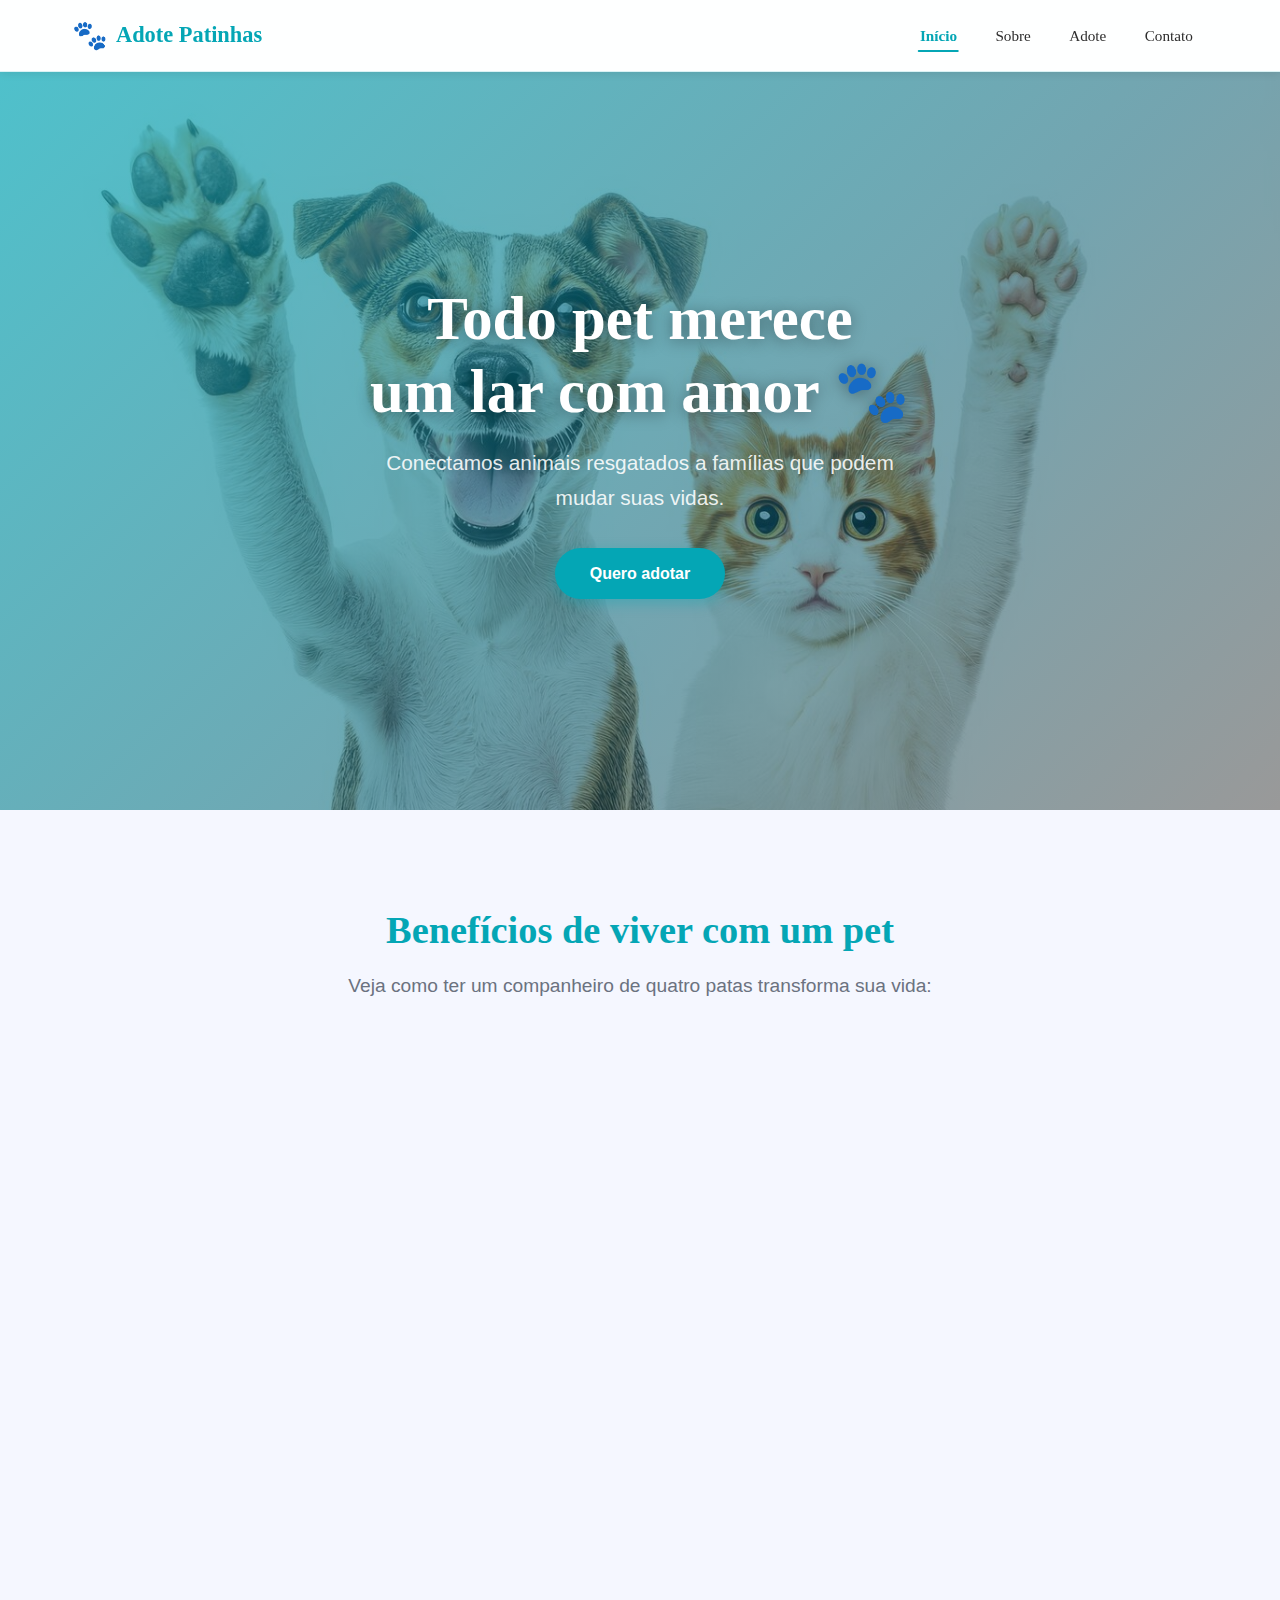
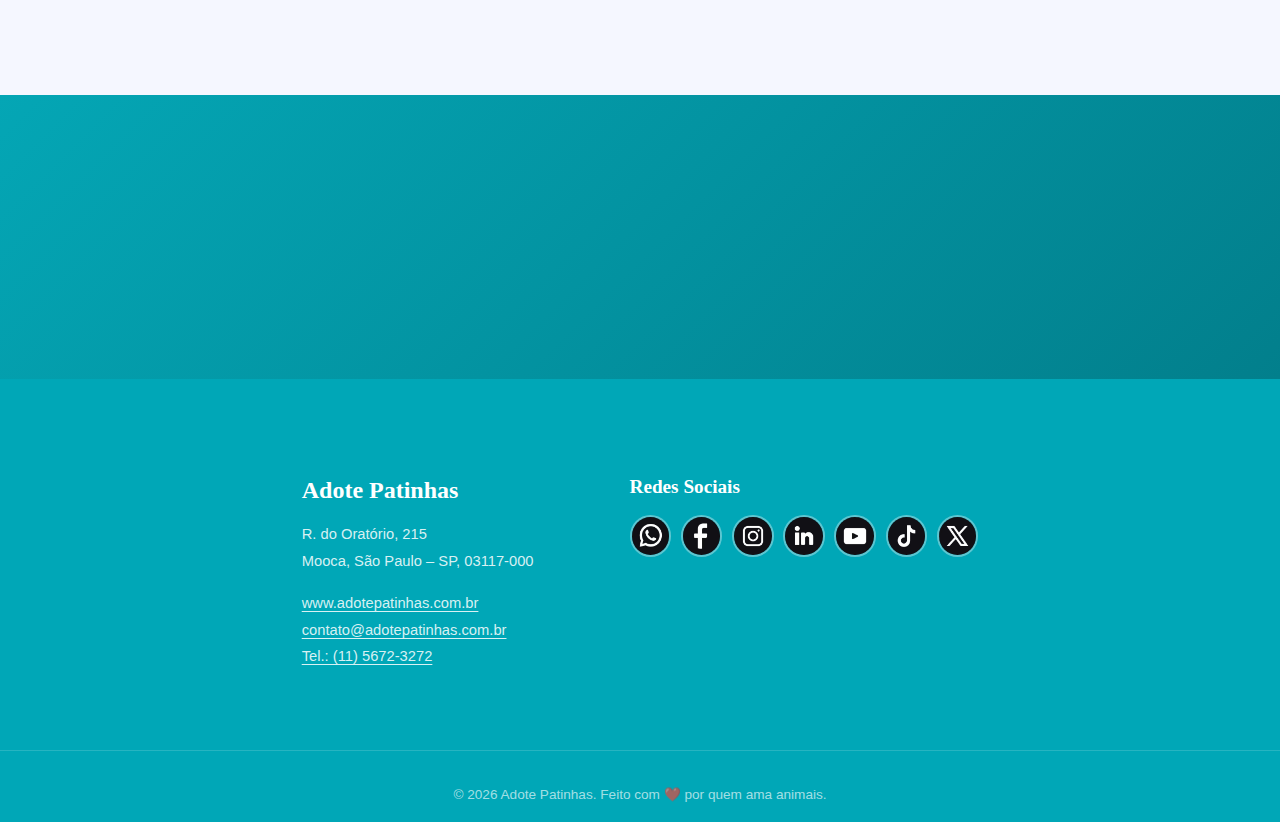
<file: index.html>
<!DOCTYPE html>
<html lang="pt-BR">

<head>
  <meta charset="UTF-8">
  <meta name="viewport" content="width=device-width, initial-scale=1.0">
  <meta name="description" content="Adote Patinhas – ajudando cães e gatos a encontrarem um lar cheio de amor em São Paulo.">
  <meta name="theme-color" content="#04a6b5">
  <link rel="stylesheet" href="css/style.css">
  <title>Adote Patinhas – Início</title>
</head>

<body>

  <!-- ===================== SKIP LINK (acessibilidade) ===================== -->
  <a class="skip-link" href="#main-content">Pular para o conteúdo principal</a>

  <!-- ===================== CABEÇALHO / NAVEGAÇÃO ===================== -->
  <header class="site-header" role="banner">
    <div class="header-inner">
      <a href="index.html" class="logo" aria-label="Adote Patinhas – página inicial">
        <span class="logo-paw" aria-hidden="true">🐾</span>
        <span class="logo-text">Adote Patinhas</span>
      </a>

      <!-- Botão hamburguer (mobile) -->
      <button class="nav-toggle" id="navToggle" aria-expanded="false" aria-controls="main-nav" aria-label="Abrir menu de navegação">
        <span class="hamburger" aria-hidden="true"></span>
      </button>

      <nav id="main-nav" class="main-nav" role="navigation" aria-label="Menu principal">
        <ul class="nav-list" role="list">
          <li><a href="index.html" class="nav-link active" aria-current="page">Início</a></li>
          <li><a href="sobre.html" class="nav-link">Sobre</a></li>
          <li><a href="adote.html" class="nav-link">Adote</a></li>
          <li><a href="contato.html" class="nav-link">Contato</a></li>
        </ul>
      </nav>
    </div>
  </header>

  <!-- ===================== HERO ===================== -->
  <section class="hero" aria-label="Imagem de destaque">
    <div class="hero-overlay" aria-hidden="true"></div>
    <img
      class="hero-img"
      src="img/cao_gato_topo_adote.jpg"
      alt="Cão e gato felizes lado a lado"
      loading="eager"
    >
    <div class="hero-content">
      <h1 class="hero-title">Todo pet merece<br>um lar com amor 🐾</h1>
      <p class="hero-subtitle">Conectamos animais resgatados a famílias que podem mudar suas vidas.</p>
      <a href="adote.html" class="btn btn-primary">Quero adotar</a>
    </div>
  </section>

  <!-- ===================== CONTEÚDO PRINCIPAL ===================== -->
  <main id="main-content">

    <!-- Benefícios de ter um pet -->
    <section class="benefits" aria-labelledby="benefits-heading">
      <div class="container">
        <h2 id="benefits-heading" class="section-title">Benefícios de viver com um pet</h2>
        <p class="section-subtitle">Veja como ter um companheiro de quatro patas transforma sua vida:</p>

        <div class="benefits-grid" role="list">

          <article class="benefit-card benefit-card--purple" role="listitem">
            <img src="img/pet_info01.jpg" alt="Ícone de coração representando saúde cardiovascular" loading="lazy">
            <p>Diminuição da pressão arterial</p>
          </article>

          <article class="benefit-card benefit-card--orange" role="listitem">
            <img src="img/pet_info02.jpg" alt="Ícone representando nível de colesterol" loading="lazy">
            <p>Diminui o nível de colesterol</p>
          </article>

          <article class="benefit-card benefit-card--teal" role="listitem">
            <img src="img/pet_info03.jpg" alt="Ícone de escudo representando prevenção de doenças" loading="lazy">
            <p>Reduz o risco de doenças</p>
          </article>

          <!-- <article class="benefit-card benefit-card--center" role="listitem" aria-label="Ilustração central">
            <img src="img/pet_info00.jpg" alt="Pet feliz ao lado do tutor" loading="lazy">
          </article> -->

          <article class="benefit-card benefit-card--green" role="listitem">
            <img src="img/pet_info04.jpg" alt="Ícone representando companhia e afeto" loading="lazy">
            <p>Diminui a sensação de solidão</p>
          </article>

          <article class="benefit-card benefit-card--yellow" role="listitem">
            <img src="img/pet_info05.jpg" alt="Ícone de caminhada ao ar livre" loading="lazy">
            <p>Oportunidades para caminhar</p>
          </article>

          <article class="benefit-card benefit-card--red" role="listitem">
            <img src="img/pet_info06.jpg" alt="Ícone de pessoas interagindo socialmente" loading="lazy">
            <p>Oportunidades de socialização</p>
          </article>

        </div>
      </div>
    </section>

    <!-- Dados numéricos / Contadores -->
    <section class="stats" aria-labelledby="stats-heading">
      <h2 id="stats-heading" class="visually-hidden">Nossos números</h2>
      <div class="container stats-grid">

        <div class="stat-item">
          <span class="stat-number" data-target="800" aria-live="polite">0</span>
          <p class="stat-label">Adoções</p>
        </div>

        <div class="stat-item">
          <span class="stat-number" data-target="600" aria-live="polite">0</span>
          <p class="stat-label">Resgates</p>
        </div>

        <div class="stat-item">
          <span class="stat-number" data-target="300" aria-live="polite">0</span>
          <p class="stat-label">Parceiros</p>
        </div>

        <div class="stat-item">
          <span class="stat-number" data-target="1100" aria-live="polite">0</span>
          <p class="stat-label">Serviços</p>
        </div>

      </div>
    </section>

  </main>

  <!-- ===================== RODAPÉ ===================== -->
  <footer class="site-footer" role="contentinfo">
    <div class="container footer-inner">

      <div class="footer-info">
        <h2 class="footer-brand">Adote Patinhas</h2>
        <address>
          <p>
            R. do Oratório, 215<br>
            Mooca, São Paulo – SP, 03117-000
          </p>
          <p>
            <a href="https://www.adotepatinhas.com.br" target="_blank" rel="noopener noreferrer">www.adotepatinhas.com.br</a><br>
            <a href="mailto:contato@adotepatinhas.com.br">contato@adotepatinhas.com.br</a><br>
            <a href="tel:+551156723272">Tel.: (11) 5672-3272</a>
          </p>
        </address>
      </div>

      <div class="footer-social">
        <h2 class="footer-social-title">Redes Sociais</h2>
        <nav aria-label="Redes sociais">
          <ul class="social-list" role="list">
            <li><a href="#" class="social-link" aria-label="WhatsApp"><img src="img/icone_whatsapp.jpg" alt="" aria-hidden="true" loading="lazy"></a></li>
            <li><a href="#" class="social-link" aria-label="Facebook"><img src="img/icone_face.jpg" alt="" aria-hidden="true" loading="lazy"></a></li>
            <li><a href="#" class="social-link" aria-label="Instagram"><img src="img/icone_instagram.jpg" alt="" aria-hidden="true" loading="lazy"></a></li>
            <li><a href="#" class="social-link" aria-label="LinkedIn"><img src="img/icone_linkedin.jpg" alt="" aria-hidden="true" loading="lazy"></a></li>
            <li><a href="#" class="social-link" aria-label="YouTube"><img src="img/icone_youtube.jpg" alt="" aria-hidden="true" loading="lazy"></a></li>
            <li><a href="#" class="social-link" aria-label="TikTok"><img src="img/icone_tiktok.jpg" alt="" aria-hidden="true" loading="lazy"></a></li>
            <li><a href="#" class="social-link" aria-label="X (Twitter)"><img src="img/icone_x.jpg" alt="" aria-hidden="true" loading="lazy"></a></li>
          </ul>
        </nav>
      </div>

    </div>
    <p class="footer-copy">© <span id="year"></span> Adote Patinhas. Feito com ❤️ por quem ama animais.</p>
  </footer>

  <!-- ===================== BOTÃO VOLTAR AO TOPO ===================== -->
  <button class="back-to-top" id="backToTop" aria-label="Voltar ao topo da página" hidden>
    <span aria-hidden="true">↑</span>
  </button>

  <script src="js/main.js"></script>
</body>

</html>
</file>
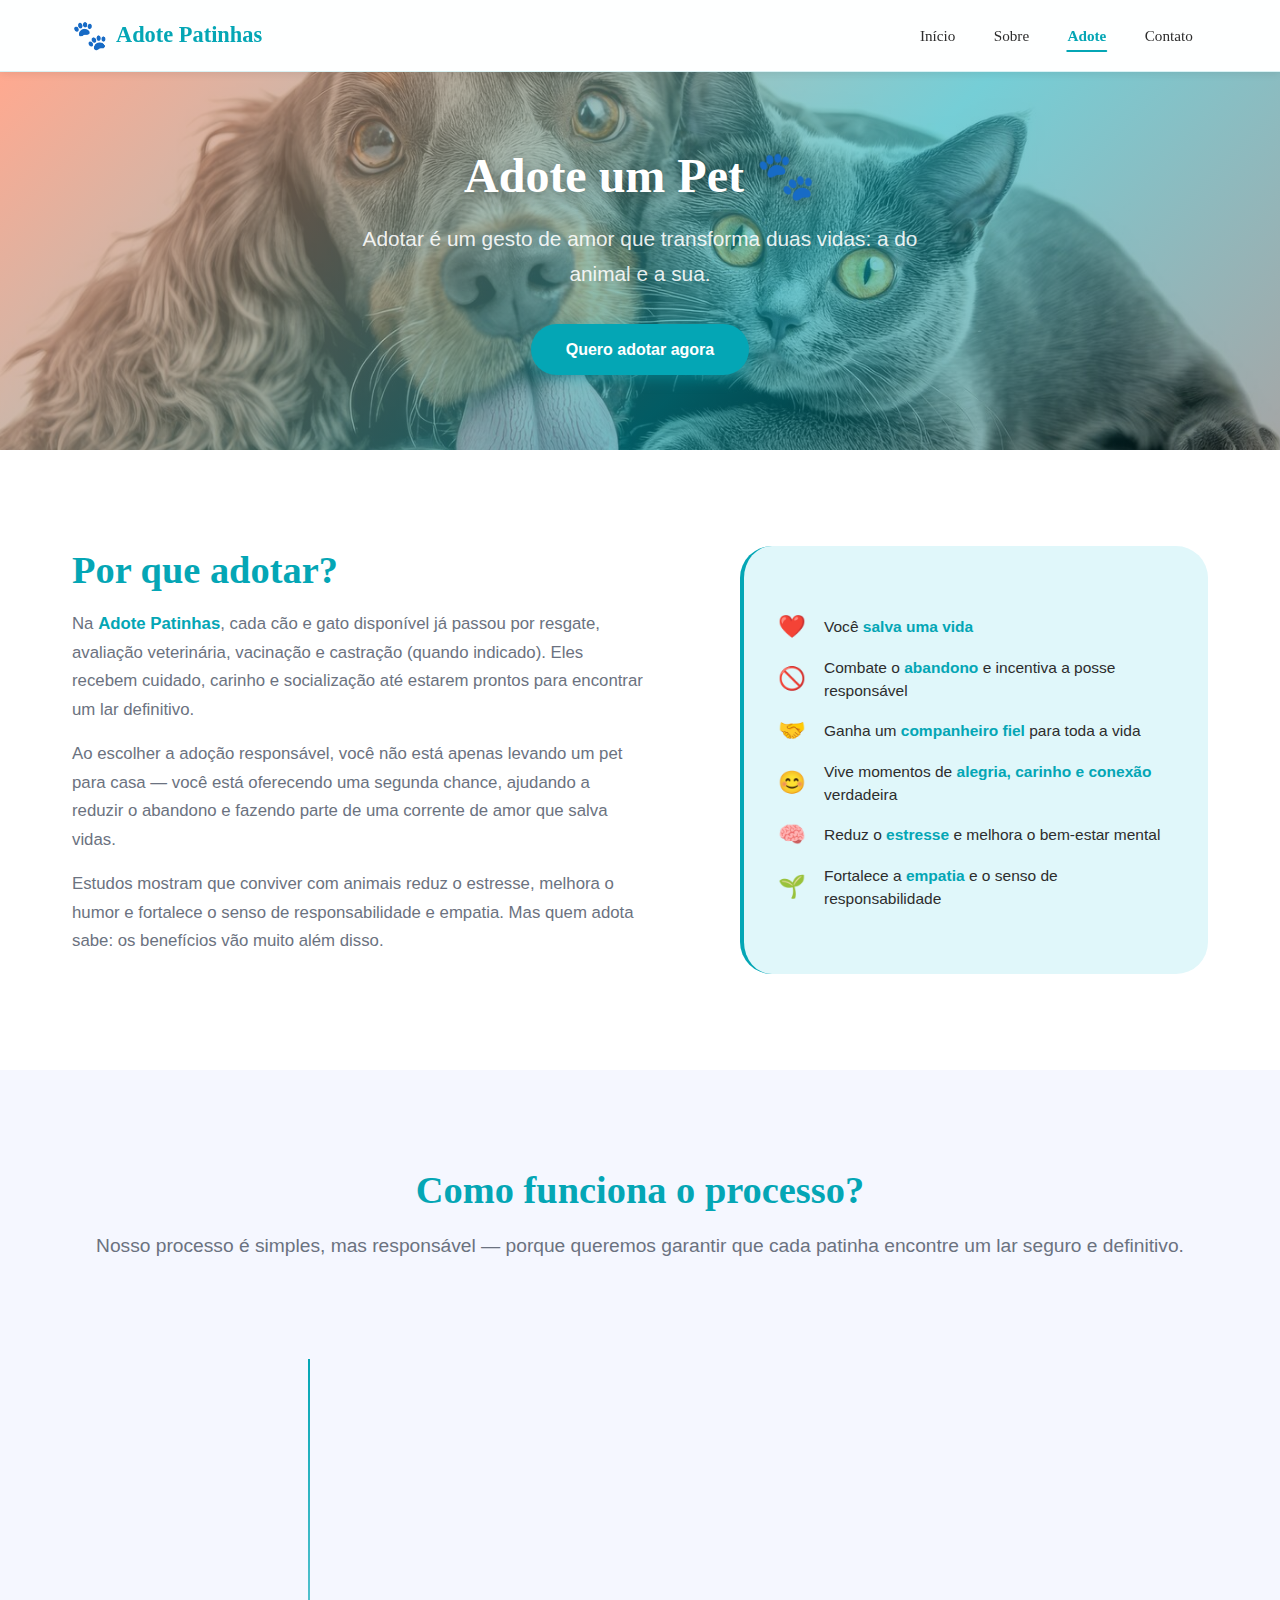
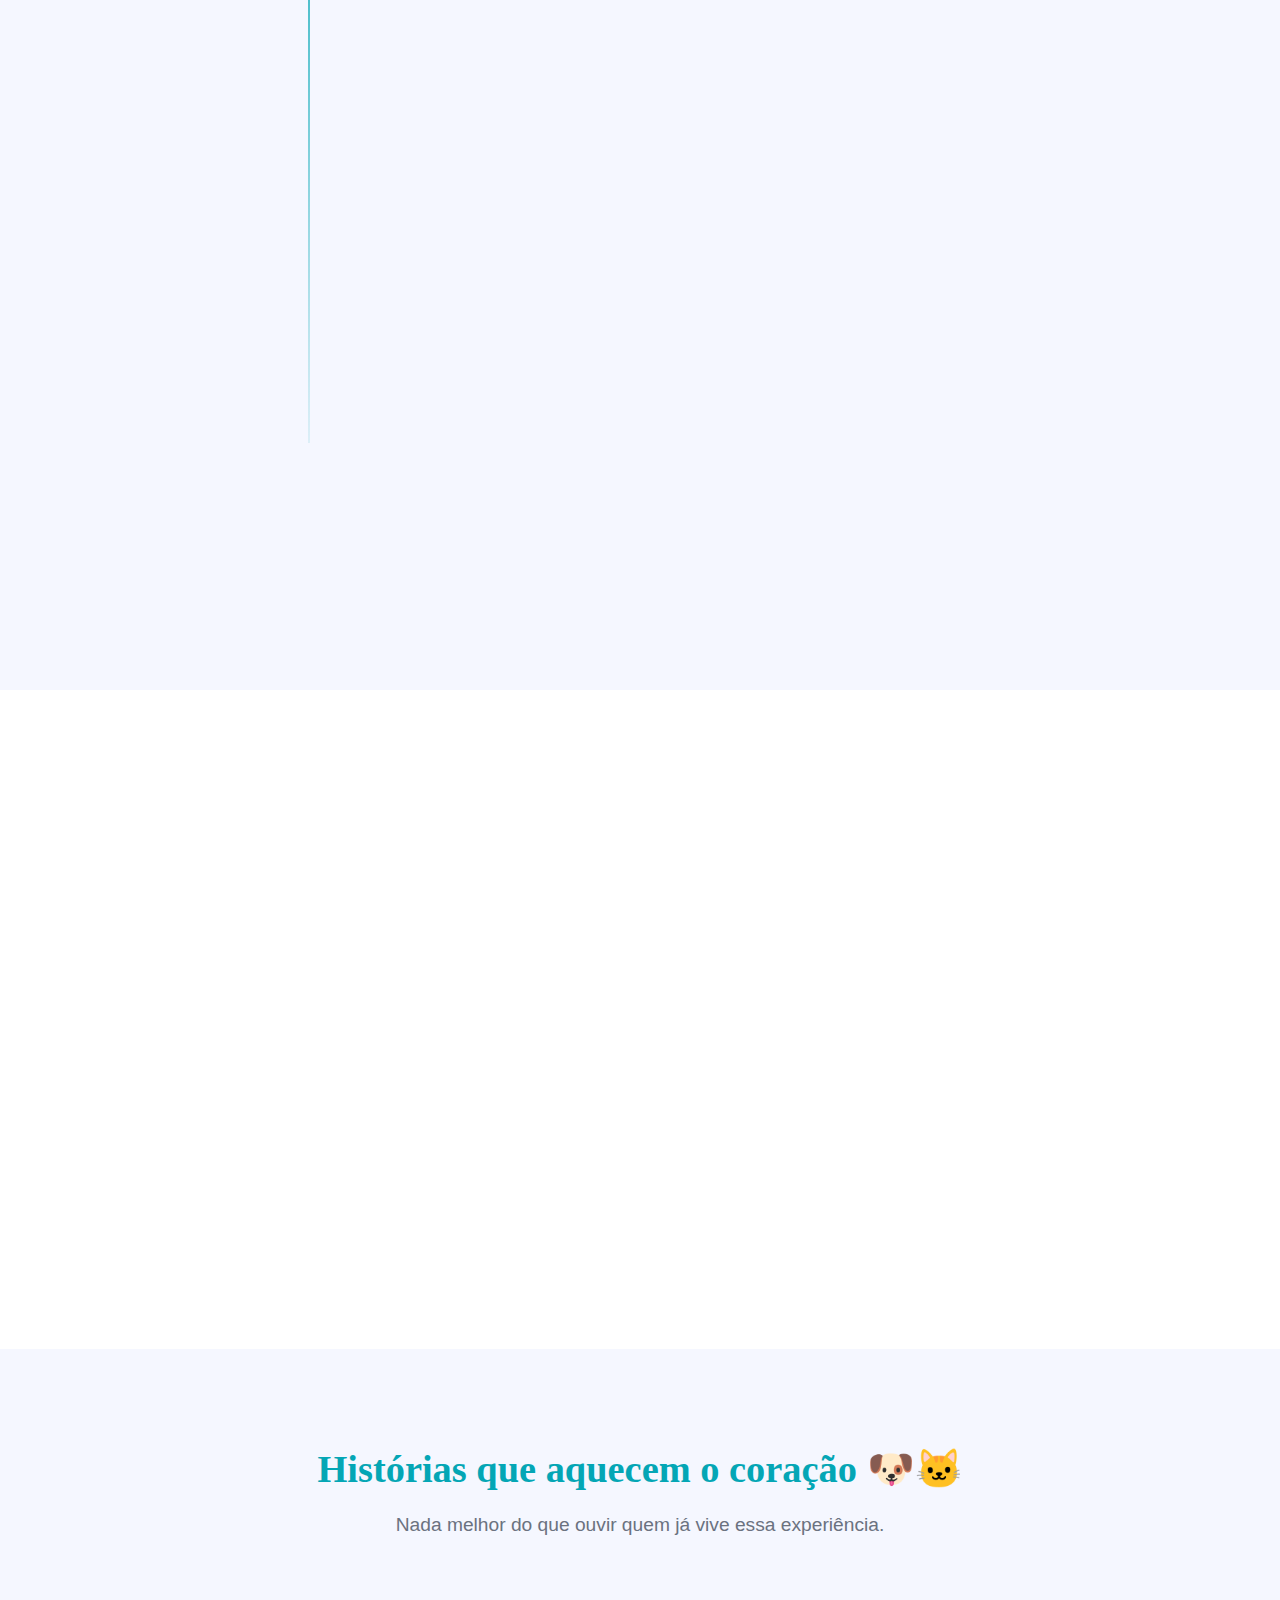
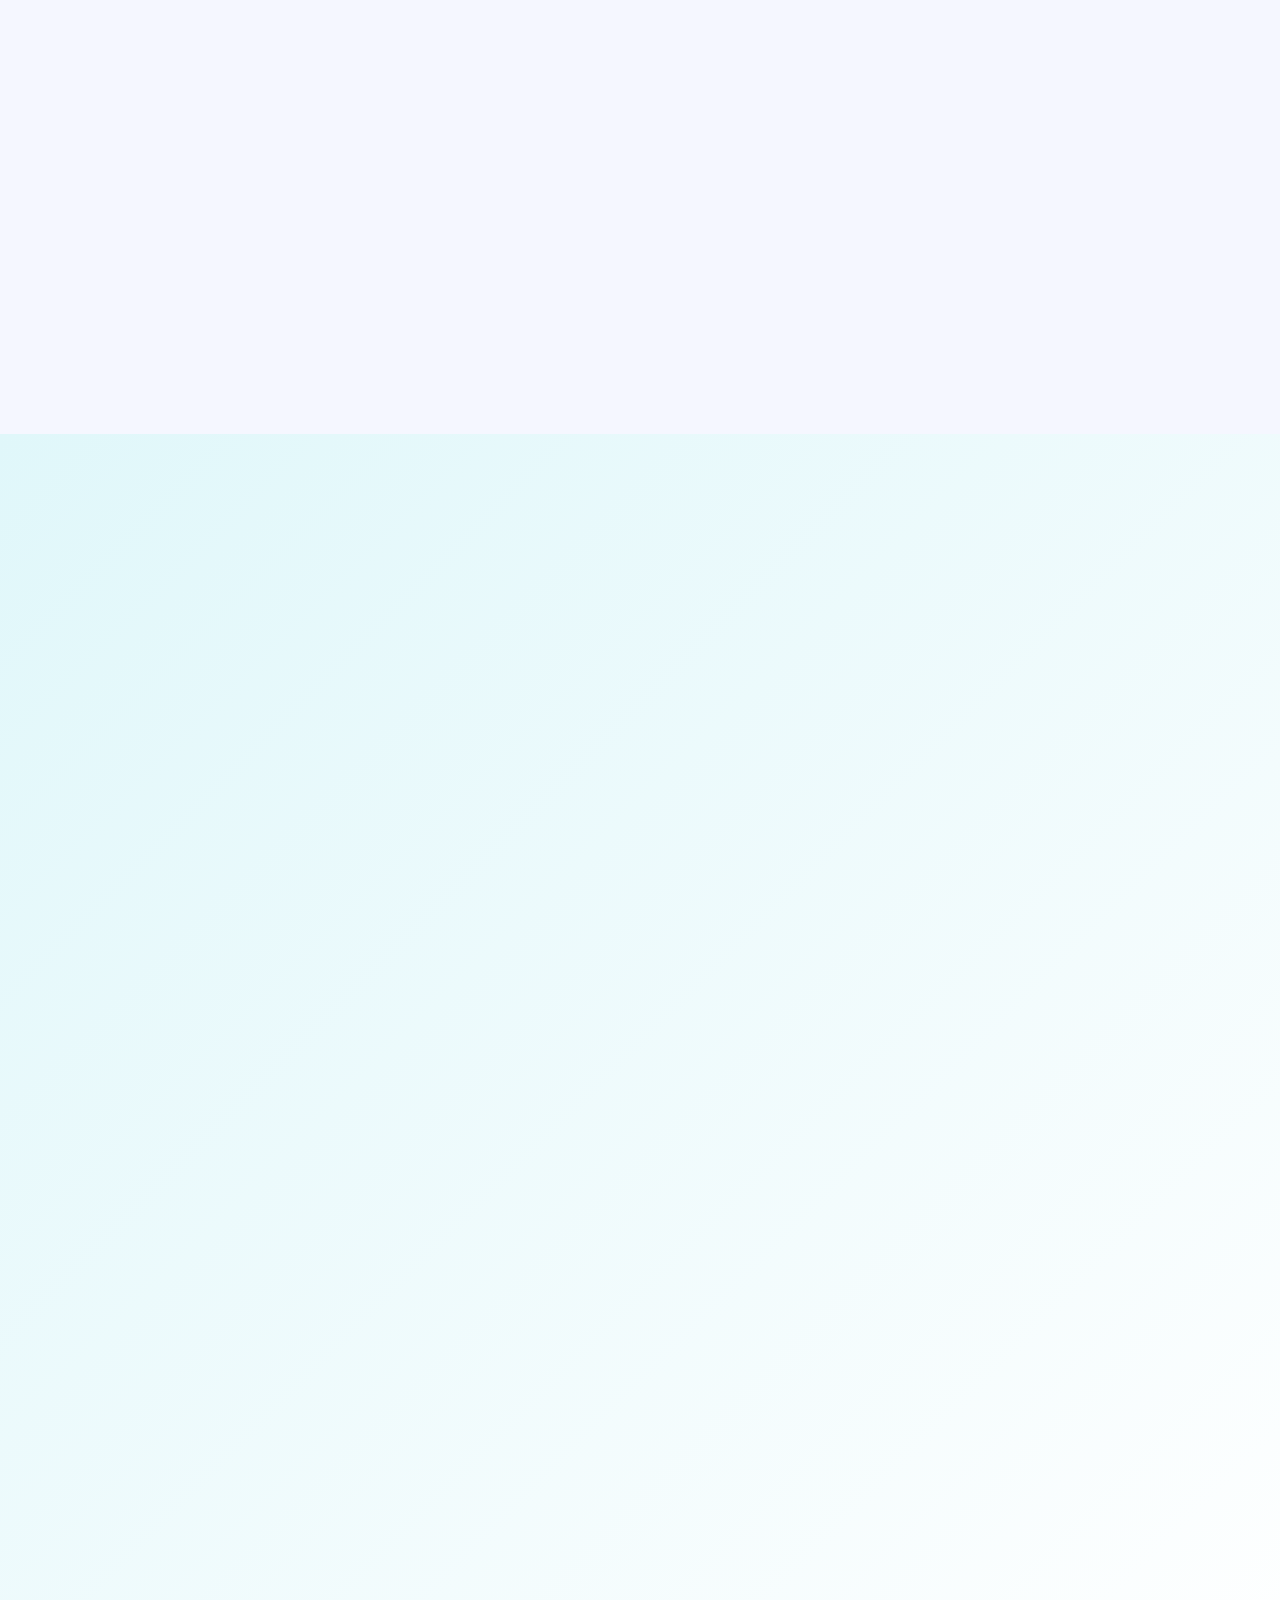
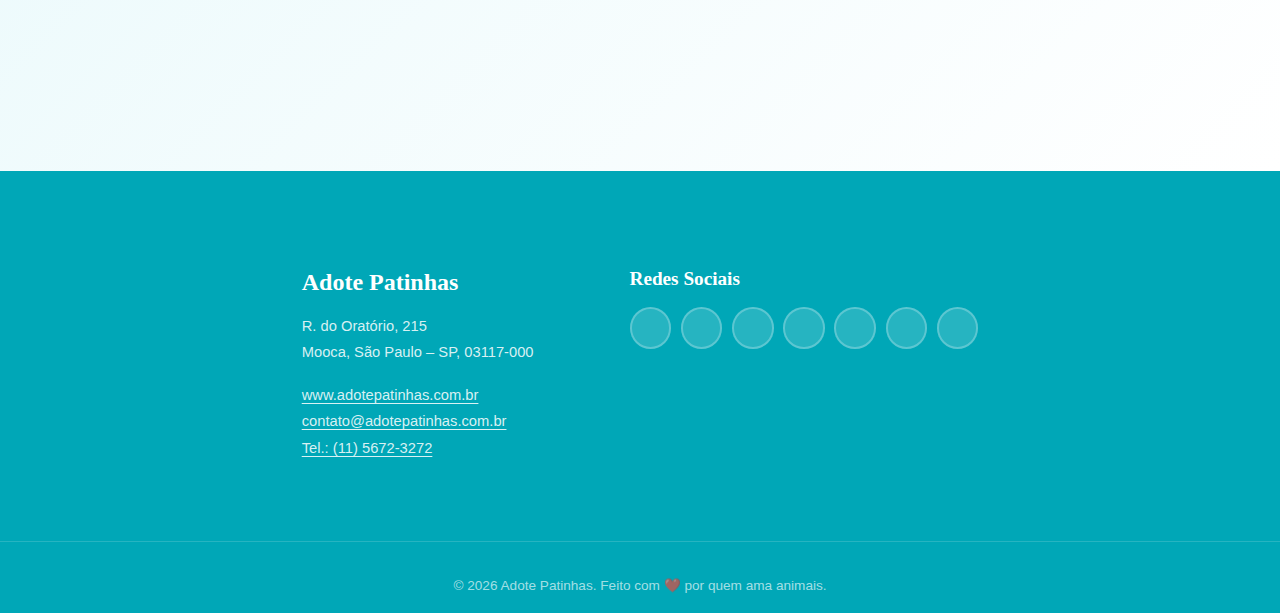
<file: adote.html>
<!DOCTYPE html>
<html lang="pt-BR">

<head>
  <meta charset="UTF-8">
  <meta name="viewport" content="width=device-width, initial-scale=1.0">
  <meta name="description" content="Adote um cão ou gato pela Adote Patinhas. Saiba como funciona o processo de adoção responsável em São Paulo.">
  <meta name="theme-color" content="#04a6b5">
  <link rel="stylesheet" href="css/style.css">
  <title>Adote Patinhas – Adote um Pet</title>
</head>

<body>

  <!-- ===================== SKIP LINK ===================== -->
  <a class="skip-link" href="#main-content">Pular para o conteúdo principal</a>

  <!-- ===================== HEADER / NAVEGAÇÃO ===================== -->
  <header class="site-header" role="banner">
    <div class="header-inner">
      <a href="index.html" class="logo" aria-label="Adote Patinhas – página inicial">
        <span class="logo-paw" aria-hidden="true">🐾</span>
        <span class="logo-text">Adote Patinhas</span>
      </a>

      <button class="nav-toggle" id="navToggle" aria-expanded="false" aria-controls="main-nav" aria-label="Abrir menu de navegação">
        <span class="hamburger" aria-hidden="true"></span>
      </button>

      <nav id="main-nav" class="main-nav" role="navigation" aria-label="Menu principal">
        <ul class="nav-list" role="list">
          <li><a href="index.html"   class="nav-link">Início</a></li>
          <li><a href="sobre.html"   class="nav-link">Sobre</a></li>
          <li><a href="adote.html"   class="nav-link active" aria-current="page">Adote</a></li>
          <li><a href="contato.html" class="nav-link">Contato</a></li>
        </ul>
      </nav>
    </div>
  </header>

  <!-- ===================== HERO ===================== -->
  <section class="hero hero--short" aria-label="Imagem de destaque da página Adote">
    <div class="hero-overlay hero-overlay--warm" aria-hidden="true"></div>
    <img
      class="hero-img"
      src="img/cao_gato_topo_home.jpg"
      alt="Cão e gato felizes aguardando adoção"
      loading="eager"
    >
    <div class="hero-content">
      <h1 class="hero-title">Adote um Pet 🐾</h1>
      <p class="hero-subtitle">Adotar é um gesto de amor que transforma duas vidas: a do animal e a sua.</p>
      <a href="#formulario-adocao" class="btn btn-primary">Quero adotar agora</a>
    </div>
  </section>

  <!-- ===================== CONTEÚDO PRINCIPAL ===================== -->
  <main id="main-content">

    <!-- ── Introdução ── -->
    <section class="adopt-intro" aria-labelledby="adopt-intro-heading">
      <div class="container adopt-intro__layout">

        <div class="adopt-intro__text reveal">
          <h2 id="adopt-intro-heading" class="section-title text-left">Por que adotar?</h2>
          <p>
            Na <strong>Adote Patinhas</strong>, cada cão e gato disponível já passou por resgate, avaliação
            veterinária, vacinação e castração (quando indicado). Eles recebem cuidado, carinho e
            socialização até estarem prontos para encontrar um lar definitivo.
          </p>
          <p>
            Ao escolher a adoção responsável, você não está apenas levando um pet para casa — você está
            oferecendo uma segunda chance, ajudando a reduzir o abandono e fazendo parte de uma corrente
            de amor que salva vidas.
          </p>
          <p>
            Estudos mostram que conviver com animais reduz o estresse, melhora o humor e fortalece o
            senso de responsabilidade e empatia. Mas quem adota sabe: os benefícios vão muito além disso.
          </p>
        </div>

        <ul class="adopt-reasons reveal" aria-label="Motivos para adotar" role="list">
          <li class="adopt-reason">
            <span class="adopt-reason__icon" aria-hidden="true">❤️</span>
            <span>Você <strong>salva uma vida</strong></span>
          </li>
          <li class="adopt-reason">
            <span class="adopt-reason__icon" aria-hidden="true">🚫</span>
            <span>Combate o <strong>abandono</strong> e incentiva a posse responsável</span>
          </li>
          <li class="adopt-reason">
            <span class="adopt-reason__icon" aria-hidden="true">🤝</span>
            <span>Ganha um <strong>companheiro fiel</strong> para toda a vida</span>
          </li>
          <li class="adopt-reason">
            <span class="adopt-reason__icon" aria-hidden="true">😊</span>
            <span>Vive momentos de <strong>alegria, carinho e conexão</strong> verdadeira</span>
          </li>
          <li class="adopt-reason">
            <span class="adopt-reason__icon" aria-hidden="true">🧠</span>
            <span>Reduz o <strong>estresse</strong> e melhora o bem-estar mental</span>
          </li>
          <li class="adopt-reason">
            <span class="adopt-reason__icon" aria-hidden="true">🌱</span>
            <span>Fortalece a <strong>empatia</strong> e o senso de responsabilidade</span>
          </li>
        </ul>

      </div>
    </section>

    <!-- ── Processo de adoção ── -->
    <section class="adopt-process" aria-labelledby="process-heading">
      <div class="container">
        <h2 id="process-heading" class="section-title">Como funciona o processo?</h2>
        <p class="section-subtitle">
          Nosso processo é simples, mas responsável — porque queremos garantir que cada patinha
          encontre um lar seguro e definitivo.
        </p>

        <ol class="process-steps" aria-label="Etapas do processo de adoção">

          <li class="process-step reveal">
            <div class="step-number" aria-hidden="true">1</div>
            <div class="step-content">
              <h3>Formulário de interesse</h3>
              <p>Preencha nosso formulário abaixo contando um pouco sobre você, sua casa e o perfil de pet que imagina.</p>
            </div>
          </li>

          <li class="process-step reveal">
            <div class="step-number" aria-hidden="true">2</div>
            <div class="step-content">
              <h3>Entrevista com nossa equipe</h3>
              <p>Nossa equipe entra em contato para uma conversa descontraída para entender melhor seu estilo de vida.</p>
            </div>
          </li>

          <li class="process-step reveal">
            <div class="step-number" aria-hidden="true">3</div>
            <div class="step-content">
              <h3>Visita domiciliar</h3>
              <p>Verificamos se o ambiente é seguro e adequado para o pet. Também tiramos dúvidas sobre adaptação.</p>
            </div>
          </li>

          <li class="process-step reveal">
            <div class="step-number" aria-hidden="true">4</div>
            <div class="step-content">
              <h3>Apresentação do pet</h3>
              <p>Você e o pet se conhecem! Organizamos o encontro para que a conexão aconteça naturalmente.</p>
            </div>
          </li>

          <li class="process-step reveal">
            <div class="step-number" aria-hidden="true">5</div>
            <div class="step-content">
              <h3>Termo de responsabilidade</h3>
              <p>Formalizamos o compromisso de cuidado, proteção e carinho por toda a vida do animal.</p>
            </div>
          </li>

        </ol>

        <p class="process-note reveal" aria-label="Nota sobre o processo">
          💛 Nosso objetivo não é dificultar — é proteger. Queremos que a adoção seja um compromisso
          para toda a vida do animal.
        </p>

      </div>
    </section>

    <!-- ── Reflexão antes de adotar ── -->
    <section class="adopt-checklist" aria-labelledby="checklist-heading">
      <div class="container">
        <div class="checklist-layout">

          <div class="checklist-text reveal">
            <h2 id="checklist-heading" class="section-title text-left">Quem pode adotar?</h2>
            <p>
              Pessoas <strong>maiores de 18 anos</strong>, dispostas a assumir o compromisso de cuidado,
              proteção e carinho por toda a vida do animal. Avaliamos cada perfil para encontrar a
              combinação ideal entre pet e tutor.
            </p>
          </div>

          <div class="checklist-card reveal" aria-labelledby="checklist-card-heading">
            <h3 id="checklist-card-heading" class="checklist-card__title">
              💡 Antes de adotar, reflita:
            </h3>
            <ul class="checklist-items" role="list">
              <li class="checklist-item">
                <span class="check-icon" aria-hidden="true">✅</span>
                Você tem <strong>tempo para dedicar</strong> ao pet?
              </li>
              <li class="checklist-item">
                <span class="check-icon" aria-hidden="true">✅</span>
                Está preparado para <strong>custos</strong> com alimentação, veterinário e cuidados?
              </li>
              <li class="checklist-item">
                <span class="check-icon" aria-hidden="true">✅</span>
                Sua <strong>casa é segura</strong> e adequada para o animal?
              </li>
              <li class="checklist-item">
                <span class="check-icon" aria-hidden="true">✅</span>
                <strong>Toda a família</strong> está de acordo?
              </li>
            </ul>
            <p class="checklist-card__footer">
              Se a resposta for sim, você está pronto para transformar uma vida — inclusive a sua.
            </p>
          </div>

        </div>
      </div>
    </section>

    <!-- ── Depoimentos ── -->
    <section class="testimonials" aria-labelledby="testimonials-heading">
      <div class="container">
        <h2 id="testimonials-heading" class="section-title">Histórias que aquecem o coração 🐶🐱</h2>
        <p class="section-subtitle">Nada melhor do que ouvir quem já vive essa experiência.</p>

        <div class="testimonials-grid" role="list">

          <article class="testimonial-card reveal" role="listitem" aria-label="Depoimento de Ana Clara">
            <div class="testimonial-header">
              <span class="testimonial-avatar" aria-hidden="true">👩</span>
              <div>
                <strong class="testimonial-name">Ana Clara</strong>
                <span class="testimonial-pet">Tutora da Luna 🐱</span>
              </div>
            </div>
            <blockquote class="testimonial-quote">
              <p>
                "Eu adotei a Luna há um ano e posso dizer que foi a melhor decisão da minha vida.
                Ela chegou tímida, mas hoje é a alegria da casa. A adoção me ensinou sobre
                paciência, amor e responsabilidade."
              </p>
            </blockquote>
            <div class="testimonial-stars" aria-label="5 estrelas">
              <span aria-hidden="true">★★★★★</span>
            </div>
          </article>

          <article class="testimonial-card reveal" role="listitem" aria-label="Depoimento de Ricardo">
            <div class="testimonial-header">
              <span class="testimonial-avatar" aria-hidden="true">👨</span>
              <div>
                <strong class="testimonial-name">Ricardo</strong>
                <span class="testimonial-pet">Tutor do Thor 🐶</span>
              </div>
            </div>
            <blockquote class="testimonial-quote">
              <p>
                "Sempre quis ter um cachorro, mas não imaginava o quanto isso mudaria minha rotina
                para melhor. O Thor me acompanha nas caminhadas e é meu melhor amigo. Adotar foi
                um ato de amor que voltou em dobro."
              </p>
            </blockquote>
            <div class="testimonial-stars" aria-label="5 estrelas">
              <span aria-hidden="true">★★★★★</span>
            </div>
          </article>

          <article class="testimonial-card reveal" role="listitem" aria-label="Depoimento de Juliana e Marcos">
            <div class="testimonial-header">
              <span class="testimonial-avatar" aria-hidden="true">👫</span>
              <div>
                <strong class="testimonial-name">Juliana e Marcos</strong>
                <span class="testimonial-pet">Tutores da Mel 🐶</span>
              </div>
            </div>
            <blockquote class="testimonial-quote">
              <p>
                "Depois que adotamos a Mel, nossa casa ficou mais leve. Ela trouxe união, risadas
                e muito carinho. Saber que demos uma segunda chance para ela não tem preço."
              </p>
            </blockquote>
            <div class="testimonial-stars" aria-label="5 estrelas">
              <span aria-hidden="true">★★★★★</span>
            </div>
          </article>

        </div>
      </div>
    </section>

    <!-- ── Formulário de interesse ── -->
    <section class="adopt-form-section" id="formulario-adocao" aria-labelledby="adopt-form-heading">
      <div class="container adopt-form-layout">

        <div class="adopt-form-intro reveal">
          <h2 id="adopt-form-heading" class="section-title text-left">
            🌟 Pronto para encontrar seu novo melhor amigo?
          </h2>
          <p>
            Cada patinha tem uma história esperando por um recomeço. Talvez a próxima história
            feliz seja a sua.
          </p>
          <div class="adopt-tagline">
            <span>Conectando vidas, transformando histórias.</span>
            <span aria-hidden="true">🐾💛</span>
          </div>
        </div>

        <div class="adopt-form-wrap reveal">
          <h3 class="adopt-form-wrap__title">Formulário de interesse</h3>

          <div id="adopt-form-status" class="form-status" role="alert" aria-live="assertive" hidden></div>

          <form
            id="adoptForm"
            class="contact-form"
            novalidate
            aria-label="Formulário de interesse em adoção"
          >

            <!-- Nome + Sobrenome -->
            <div class="form-row">
              <div class="form-field">
                <label for="adopt-nome" class="form-label">Nome <span class="required" aria-hidden="true">*</span></label>
                <input type="text" id="adopt-nome" name="nome" class="form-input"
                  placeholder="Seu nome" autocomplete="given-name"
                  required aria-required="true" aria-describedby="adopt-nome-error">
                <span id="adopt-nome-error" class="field-error" role="alert" aria-live="polite"></span>
              </div>
              <div class="form-field">
                <label for="adopt-sobrenome" class="form-label">Sobrenome <span class="required" aria-hidden="true">*</span></label>
                <input type="text" id="adopt-sobrenome" name="sobrenome" class="form-input"
                  placeholder="Seu sobrenome" autocomplete="family-name"
                  required aria-required="true" aria-describedby="adopt-sobrenome-error">
                <span id="adopt-sobrenome-error" class="field-error" role="alert" aria-live="polite"></span>
              </div>
            </div>

            <!-- E-mail + Telefone -->
            <div class="form-row">
              <div class="form-field">
                <label for="adopt-email" class="form-label">E-mail <span class="required" aria-hidden="true">*</span></label>
                <input type="email" id="adopt-email" name="email" class="form-input"
                  placeholder="seu@email.com" autocomplete="email"
                  required aria-required="true" aria-describedby="adopt-email-error">
                <span id="adopt-email-error" class="field-error" role="alert" aria-live="polite"></span>
              </div>
              <div class="form-field">
                <label for="adopt-telefone" class="form-label">WhatsApp <span class="required" aria-hidden="true">*</span></label>
                <input type="tel" id="adopt-telefone" name="telefone" class="form-input"
                  placeholder="(11) 99999-9999" autocomplete="tel"
                  required aria-required="true" aria-describedby="adopt-telefone-error">
                <span id="adopt-telefone-error" class="field-error" role="alert" aria-live="polite"></span>
              </div>
            </div>

            <!-- Cidade + Moradia -->
            <div class="form-row">
              <div class="form-field">
                <label for="adopt-cidade" class="form-label">Cidade / Estado <span class="required" aria-hidden="true">*</span></label>
                <input type="text" id="adopt-cidade" name="cidade" class="form-input"
                  placeholder="Ex.: São Paulo – SP"
                  required aria-required="true" aria-describedby="adopt-cidade-error">
                <span id="adopt-cidade-error" class="field-error" role="alert" aria-live="polite"></span>
              </div>
              <div class="form-field">
                <label for="adopt-moradia" class="form-label">Tipo de moradia <span class="required" aria-hidden="true">*</span></label>
                <select id="adopt-moradia" name="moradia" class="form-input form-select"
                  required aria-required="true" aria-describedby="adopt-moradia-error">
                  <option value="" disabled selected>Selecione…</option>
                  <option value="casa-quintal">Casa com quintal</option>
                  <option value="casa-sem-quintal">Casa sem quintal</option>
                  <option value="apto-pequeno">Apartamento pequeno</option>
                  <option value="apto-grande">Apartamento grande</option>
                </select>
                <span id="adopt-moradia-error" class="field-error" role="alert" aria-live="polite"></span>
              </div>
            </div>

            <!-- Tipo de pet + Porte -->
            <div class="form-row">
              <div class="form-field">
                <label for="adopt-especie" class="form-label">Tipo de pet <span class="required" aria-hidden="true">*</span></label>
                <select id="adopt-especie" name="especie" class="form-input form-select"
                  required aria-required="true" aria-describedby="adopt-especie-error">
                  <option value="" disabled selected>Selecione…</option>
                  <option value="cachorro">🐶 Cachorro</option>
                  <option value="gato">🐱 Gato</option>
                  <option value="indiferente">Sem preferência</option>
                </select>
                <span id="adopt-especie-error" class="field-error" role="alert" aria-live="polite"></span>
              </div>
              <div class="form-field">
                <label for="adopt-porte" class="form-label">Porte do animal</label>
                <select id="adopt-porte" name="porte" class="form-input form-select">
                  <option value="" disabled selected>Selecione…</option>
                  <option value="pequeno">Pequeno</option>
                  <option value="medio">Médio</option>
                  <option value="grande">Grande</option>
                  <option value="indiferente">Indiferente</option>
                </select>
              </div>
            </div>

            <!-- Tem outros pets? -->
            <div class="form-field">
              <label for="adopt-outros-pets" class="form-label">Já tem outros animais em casa?</label>
              <select id="adopt-outros-pets" name="outros_pets" class="form-input form-select">
                <option value="" disabled selected>Selecione…</option>
                <option value="nao">Não</option>
                <option value="sim-cachorro">Sim – cachorro(s)</option>
                <option value="sim-gato">Sim – gato(s)</option>
                <option value="sim-ambos">Sim – cachorros e gatos</option>
                <option value="sim-outro">Sim – outros animais</option>
              </select>
            </div>

            <!-- Mensagem / motivação -->
            <div class="form-field">
              <label for="adopt-mensagem" class="form-label">
                Por que você quer adotar? <span class="required" aria-hidden="true">*</span>
              </label>
              <textarea id="adopt-mensagem" name="mensagem" class="form-input form-textarea"
                rows="4" placeholder="Conte um pouco sobre você e o que te motivou a adotar…"
                required aria-required="true"
                aria-describedby="adopt-mensagem-error adopt-mensagem-hint"
                maxlength="800"></textarea>
              <div class="textarea-footer">
                <span id="adopt-mensagem-error" class="field-error" role="alert" aria-live="polite"></span>
                <span id="adopt-mensagem-hint" class="field-hint char-count adopt-char">0 / 800</span>
              </div>
            </div>

            <!-- LGPD -->
            <div class="form-field form-field--checkbox">
              <input type="checkbox" id="adopt-lgpd" name="lgpd" class="form-checkbox"
                required aria-required="true" aria-describedby="adopt-lgpd-error">
              <label for="adopt-lgpd" class="form-label form-label--inline">
                Li e concordo com a
                <a href="#" class="inline-link" target="_blank" rel="noopener noreferrer">Política de Privacidade</a>
                e autorizo o uso dos meus dados para contato.
                <span class="required" aria-hidden="true">*</span>
              </label>
              <span id="adopt-lgpd-error" class="field-error" role="alert" aria-live="polite"></span>
            </div>

            <button type="submit" id="adopt-submit" class="btn btn-primary btn--full">
              <span class="btn-label">🐾 Enviar interesse em adotar</span>
              <span class="btn-loading" aria-hidden="true" hidden>Enviando…</span>
            </button>

            <p class="form-required-note"><span aria-hidden="true">*</span> Campos obrigatórios</p>

          </form>
        </div>

      </div>
    </section>

  </main>

  <!-- ===================== RODAPÉ ===================== -->
  <footer class="site-footer" role="contentinfo">
    <div class="container footer-inner">

      <div class="footer-info">
        <h2 class="footer-brand">Adote Patinhas</h2>
        <address>
          <p>
            R. do Oratório, 215<br>
            Mooca, São Paulo – SP, 03117-000
          </p>
          <p>
            <a href="https://www.adotepatinhas.com.br" target="_blank" rel="noopener noreferrer">www.adotepatinhas.com.br</a><br>
            <a href="mailto:contato@adotepatinhas.com.br">contato@adotepatinhas.com.br</a><br>
            <a href="tel:+551156723272">Tel.: (11) 5672-3272</a>
          </p>
        </address>
      </div>

      <div class="footer-social">
        <h2 class="footer-social-title">Redes Sociais</h2>
        <nav aria-label="Redes sociais">
          <ul class="social-list" role="list">
            <li><a href="#" class="social-link" aria-label="WhatsApp"><img src="img/icone_whatsapp.jpg"   alt="" aria-hidden="true" loading="lazy"></a></li>
            <li><a href="#" class="social-link" aria-label="Facebook"><img src="img/icone_face.jpg"       alt="" aria-hidden="true" loading="lazy"></a></li>
            <li><a href="#" class="social-link" aria-label="Instagram"><img src="img/icone_instagram.jpg" alt="" aria-hidden="true" loading="lazy"></a></li>
            <li><a href="#" class="social-link" aria-label="LinkedIn"><img src="img/icone_linkedin.jpg"   alt="" aria-hidden="true" loading="lazy"></a></li>
            <li><a href="#" class="social-link" aria-label="YouTube"><img src="img/icone_youtube.jpg"    alt="" aria-hidden="true" loading="lazy"></a></li>
            <li><a href="#" class="social-link" aria-label="TikTok"><img src="img/icone_tiktok.jpg"      alt="" aria-hidden="true" loading="lazy"></a></li>
            <li><a href="#" class="social-link" aria-label="X (Twitter)"><img src="img/icone_x.jpg"      alt="" aria-hidden="true" loading="lazy"></a></li>
          </ul>
        </nav>
      </div>

    </div>
    <p class="footer-copy">© <span id="year"></span> Adote Patinhas. Feito com ❤️ por quem ama animais.</p>
  </footer>

  <!-- ===================== BOTÃO VOLTAR AO TOPO ===================== -->
  <button class="back-to-top" id="backToTop" aria-label="Voltar ao topo da página" hidden>
    <span aria-hidden="true">↑</span>
  </button>

  <script src="js/main.js"></script>
</body>

</html>
</file>
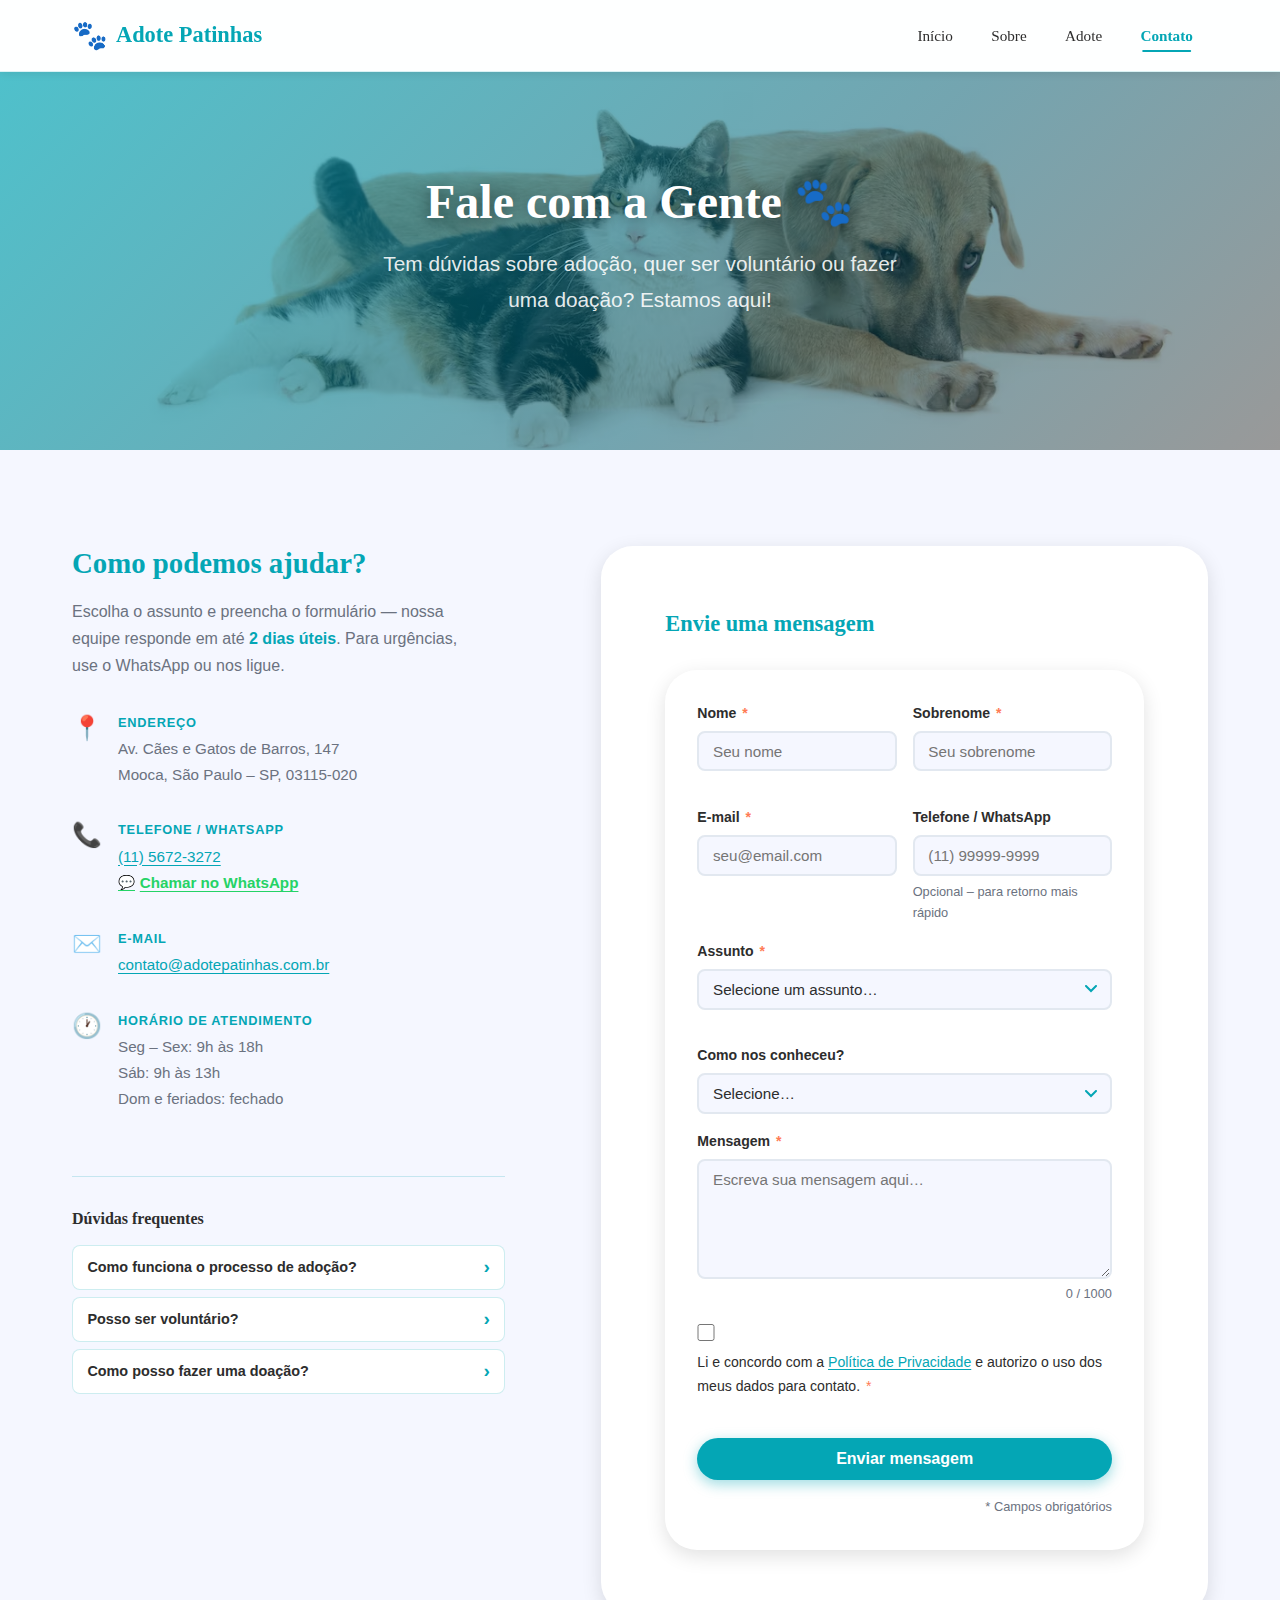
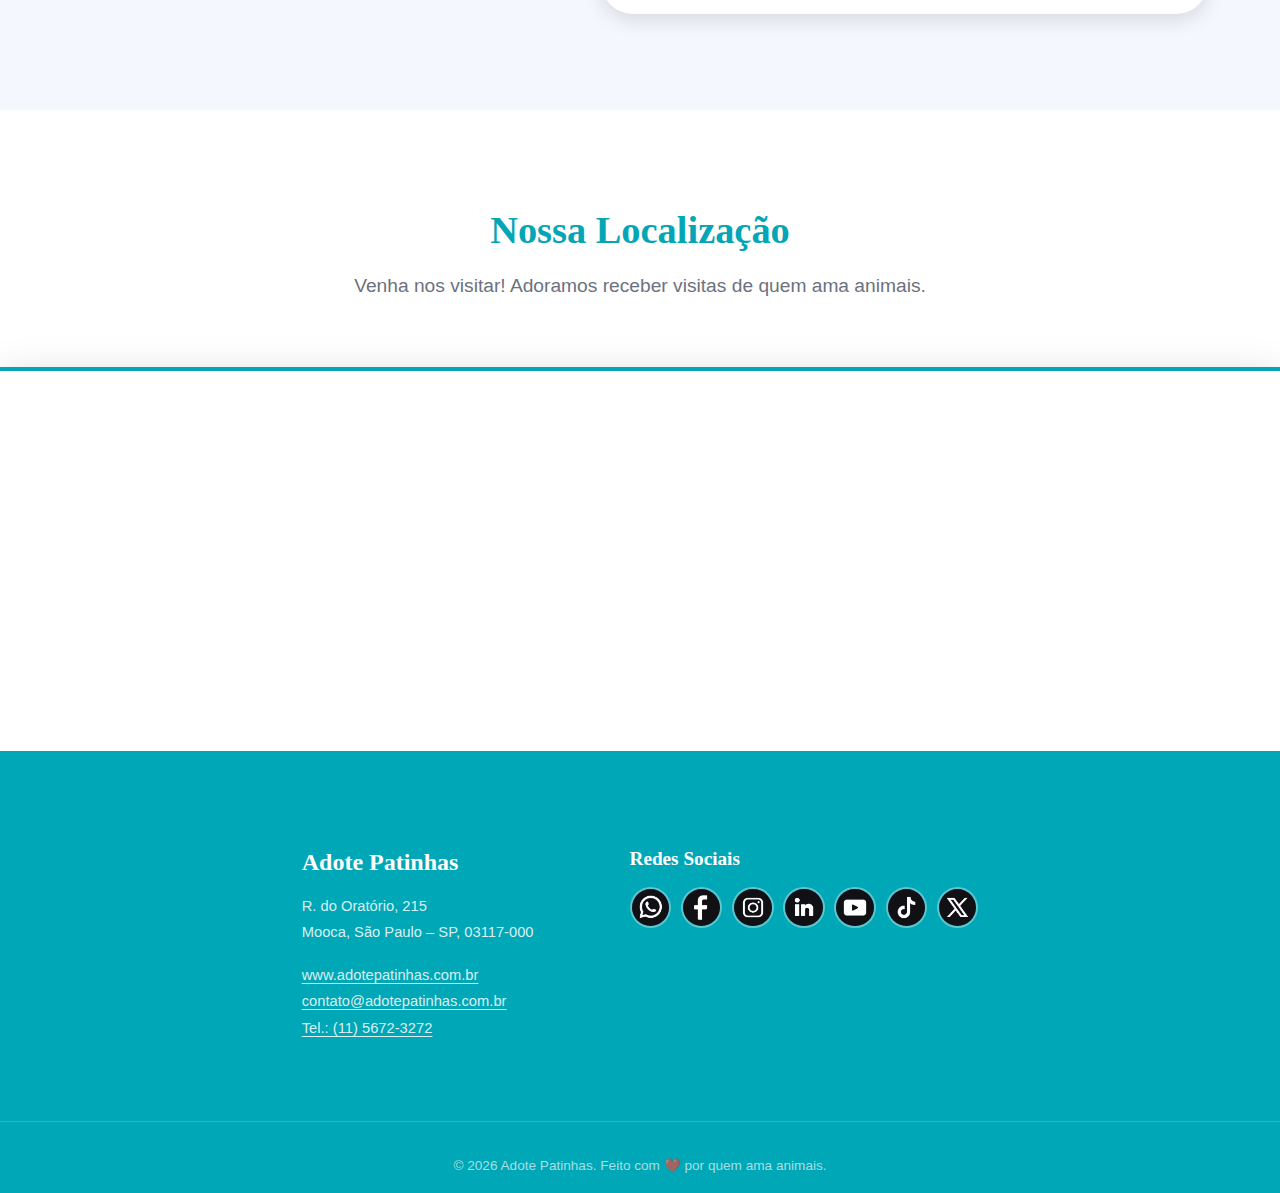
<file: contato.html>
<!DOCTYPE html>
<html lang="pt-BR">

<head>
  <meta charset="UTF-8">
  <meta name="viewport" content="width=device-width, initial-scale=1.0">
  <meta name="description" content="Entre em contato com a Adote Patinhas. Tire dúvidas sobre adoção, voluntariado, doações e parcerias.">
  <meta name="theme-color" content="#04a6b5">
  <link rel="stylesheet" href="css/style.css">
  <title>Adote Patinhas – Contato</title>
</head>

<body>

  <!-- ===================== SKIP LINK ===================== -->
  <a class="skip-link" href="#main-content">Pular para o conteúdo principal</a>

  <!-- ===================== HEADER / NAVEGAÇÃO ===================== -->
  <header class="site-header" role="banner">
    <div class="header-inner">
      <a href="index.html" class="logo" aria-label="Adote Patinhas – página inicial">
        <span class="logo-paw" aria-hidden="true">🐾</span>
        <span class="logo-text">Adote Patinhas</span>
      </a>

      <button class="nav-toggle" id="navToggle" aria-expanded="false" aria-controls="main-nav" aria-label="Abrir menu de navegação">
        <span class="hamburger" aria-hidden="true"></span>
      </button>

      <nav id="main-nav" class="main-nav" role="navigation" aria-label="Menu principal">
        <ul class="nav-list" role="list">
          <li><a href="index.html"   class="nav-link">Início</a></li>
          <li><a href="sobre.html"   class="nav-link">Sobre</a></li>
          <li><a href="adote.html"   class="nav-link">Adote</a></li>
          <li><a href="contato.html" class="nav-link active" aria-current="page">Contato</a></li>
        </ul>
      </nav>
    </div>
  </header>

  <!-- ===================== HERO ===================== -->
  <section class="hero hero--short" aria-label="Imagem de destaque da página Contato">
    <div class="hero-overlay" aria-hidden="true"></div>
    <img
      class="hero-img"
      src="img/cao_gato_topo_home2.png"
      alt="Pet aguardando carinhosamente por um contato"
      loading="eager"
    >
    <div class="hero-content">
      <h1 class="hero-title">Fale com a Gente 🐾</h1>
      <p class="hero-subtitle">Tem dúvidas sobre adoção, quer ser voluntário ou fazer uma doação? Estamos aqui!</p>
    </div>
  </section>

  <!-- ===================== CONTEÚDO PRINCIPAL ===================== -->
  <main id="main-content">

    <section class="contact-section" aria-labelledby="contact-heading">
      <div class="container contact-layout">

        <!-- ── Coluna esquerda: informações ── -->
        <aside class="contact-info reveal" aria-label="Informações de contato">

          <h2 id="contact-heading" class="contact-info__title">Como podemos ajudar?</h2>
          <p class="contact-info__intro">
            Escolha o assunto e preencha o formulário — nossa equipe responde em até <strong>2 dias úteis</strong>.
            Para urgências, use o WhatsApp ou nos ligue.
          </p>

          <!-- Canais diretos -->
          <ul class="contact-channels" role="list" aria-label="Canais de atendimento">

            <li class="contact-channel">
              <span class="channel-icon" aria-hidden="true">📍</span>
              <div>
                <strong class="channel-label">Endereço</strong>
                <address>
                  Av. Cães e Gatos de Barros, 147<br>
                  Mooca, São Paulo – SP, 03115-020
                </address>
              </div>
            </li>

            <li class="contact-channel">
              <span class="channel-icon" aria-hidden="true">📞</span>
              <div>
                <strong class="channel-label">Telefone / WhatsApp</strong>
                <p>
                  <a href="tel:+551156723272">(11) 5672-3272</a><br>
                  <a href="https://wa.me/551156723272" target="_blank" rel="noopener noreferrer" class="whatsapp-link">
                    Chamar no WhatsApp
                  </a>
                </p>
              </div>
            </li>

            <li class="contact-channel">
              <span class="channel-icon" aria-hidden="true">✉️</span>
              <div>
                <strong class="channel-label">E-mail</strong>
                <p><a href="mailto:contato@adotepatinhas.com.br">contato@adotepatinhas.com.br</a></p>
              </div>
            </li>

            <li class="contact-channel">
              <span class="channel-icon" aria-hidden="true">🕐</span>
              <div>
                <strong class="channel-label">Horário de atendimento</strong>
                <p>
                  Seg – Sex: 9h às 18h<br>
                  Sáb: 9h às 13h<br>
                  Dom e feriados: fechado
                </p>
              </div>
            </li>

          </ul>

          <!-- FAQ rápido -->
          <div class="contact-faq" aria-labelledby="faq-heading">
            <h3 id="faq-heading" class="faq-title">Dúvidas frequentes</h3>
            <ul class="faq-list" role="list">
              <li class="faq-item">
                <button class="faq-btn" aria-expanded="false" aria-controls="faq1-body">
                  Como funciona o processo de adoção?
                  <span class="faq-arrow" aria-hidden="true">›</span>
                </button>
                <div id="faq1-body" class="faq-body" hidden>
                  <p>O processo envolve preenchimento de formulário, entrevista e visita domiciliar. Após aprovação, agendamos a apresentação do pet e assinatura do termo de responsabilidade.</p>
                </div>
              </li>
              <li class="faq-item">
                <button class="faq-btn" aria-expanded="false" aria-controls="faq2-body">
                  Posso ser voluntário?
                  <span class="faq-arrow" aria-hidden="true">›</span>
                </button>
                <div id="faq2-body" class="faq-body" hidden>
                  <p>Sim! Aceitamos voluntários para passeios, socialização, transporte de pets, divulgação e apoio em feiras de adoção. Use o formulário ao lado e selecione "Voluntariado".</p>
                </div>
              </li>
              <li class="faq-item">
                <button class="faq-btn" aria-expanded="false" aria-controls="faq3-body">
                  Como posso fazer uma doação?
                  <span class="faq-arrow" aria-hidden="true">›</span>
                </button>
                <div id="faq3-body" class="faq-body" hidden>
                  <p>Aceitamos doações em dinheiro (Pix), ração, medicamentos e acessórios. Entre em contato pelo formulário ou WhatsApp e nos informe o que deseja contribuir.</p>
                </div>
              </li>
            </ul>
          </div>

        </aside>

        <!-- ── Coluna direita: formulário ── -->
        <div class="contact-form-wrap reveal" aria-label="Formulário de contato">
          <h2 class="contact-form__title">Envie uma mensagem</h2>

          <!-- Alerta de status (preenchido via JS) -->
          <div id="form-status" class="form-status" role="alert" aria-live="assertive" hidden></div>

          <form
            id="contactForm"
            class="contact-form"
            novalidate
            aria-label="Formulário de contato Adote Patinhas"
          >

            <!-- Nome + Sobrenome -->
            <div class="form-row">
              <div class="form-field">
                <label for="nome" class="form-label">Nome <span class="required" aria-hidden="true">*</span></label>
                <input
                  type="text"
                  id="nome"
                  name="nome"
                  class="form-input"
                  placeholder="Seu nome"
                  autocomplete="given-name"
                  required
                  aria-required="true"
                  aria-describedby="nome-error"
                >
                <span id="nome-error" class="field-error" role="alert" aria-live="polite"></span>
              </div>

              <div class="form-field">
                <label for="sobrenome" class="form-label">Sobrenome <span class="required" aria-hidden="true">*</span></label>
                <input
                  type="text"
                  id="sobrenome"
                  name="sobrenome"
                  class="form-input"
                  placeholder="Seu sobrenome"
                  autocomplete="family-name"
                  required
                  aria-required="true"
                  aria-describedby="sobrenome-error"
                >
                <span id="sobrenome-error" class="field-error" role="alert" aria-live="polite"></span>
              </div>
            </div>

            <!-- E-mail + Telefone -->
            <div class="form-row">
              <div class="form-field">
                <label for="email" class="form-label">E-mail <span class="required" aria-hidden="true">*</span></label>
                <input
                  type="email"
                  id="email"
                  name="email"
                  class="form-input"
                  placeholder="seu@email.com"
                  autocomplete="email"
                  required
                  aria-required="true"
                  aria-describedby="email-error"
                >
                <span id="email-error" class="field-error" role="alert" aria-live="polite"></span>
              </div>

              <div class="form-field">
                <label for="telefone" class="form-label">Telefone / WhatsApp</label>
                <input
                  type="tel"
                  id="telefone"
                  name="telefone"
                  class="form-input"
                  placeholder="(11) 99999-9999"
                  autocomplete="tel"
                  aria-describedby="telefone-hint"
                >
                <span id="telefone-hint" class="field-hint">Opcional – para retorno mais rápido</span>
              </div>
            </div>

            <!-- Assunto -->
            <div class="form-field">
              <label for="assunto" class="form-label">Assunto <span class="required" aria-hidden="true">*</span></label>
              <select
                id="assunto"
                name="assunto"
                class="form-input form-select"
                required
                aria-required="true"
                aria-describedby="assunto-error"
              >
                <option value="" disabled selected>Selecione um assunto…</option>
                <option value="adocao">🐾 Quero adotar um pet</option>
                <option value="voluntariado">🤝 Voluntariado</option>
                <option value="doacao">💛 Doação (ração, itens ou dinheiro)</option>
                <option value="parceria">🏢 Parceria institucional</option>
                <option value="devolucao">🔄 Devolução de pet adotado</option>
                <option value="duvida">❓ Dúvida geral</option>
                <option value="outro">💬 Outro assunto</option>
              </select>
              <span id="assunto-error" class="field-error" role="alert" aria-live="polite"></span>
            </div>

            <!-- Como conheceu -->
            <div class="form-field">
              <label for="origem" class="form-label">Como nos conheceu?</label>
              <select id="origem" name="origem" class="form-input form-select">
                <option value="" disabled selected>Selecione…</option>
                <option value="instagram">Instagram</option>
                <option value="facebook">Facebook</option>
                <option value="google">Google / busca na internet</option>
                <option value="indicacao">Indicação de amigo ou familiar</option>
                <option value="feira">Feira de adoção</option>
                <option value="outro">Outro</option>
              </select>
            </div>

            <!-- Mensagem -->
            <div class="form-field">
              <label for="mensagem" class="form-label">Mensagem <span class="required" aria-hidden="true">*</span></label>
              <textarea
                id="mensagem"
                name="mensagem"
                class="form-input form-textarea"
                rows="5"
                placeholder="Escreva sua mensagem aqui…"
                required
                aria-required="true"
                aria-describedby="mensagem-error mensagem-hint"
                maxlength="1000"
              ></textarea>
              <div class="textarea-footer">
                <span id="mensagem-error" class="field-error" role="alert" aria-live="polite"></span>
                <span id="mensagem-hint" class="field-hint char-count">0 / 1000</span>
              </div>
            </div>

            <!-- LGPD -->
            <div class="form-field form-field--checkbox">
              <input
                type="checkbox"
                id="lgpd"
                name="lgpd"
                class="form-checkbox"
                required
                aria-required="true"
                aria-describedby="lgpd-error"
              >
              <label for="lgpd" class="form-label form-label--inline">
                Li e concordo com a
                <a href="#" class="inline-link" target="_blank" rel="noopener noreferrer">Política de Privacidade</a>
                e autorizo o uso dos meus dados para contato.
                <span class="required" aria-hidden="true">*</span>
              </label>
              <span id="lgpd-error" class="field-error" role="alert" aria-live="polite"></span>
            </div>

            <!-- Botão enviar -->
            <button type="submit" id="botao_enviar" class="btn btn-primary btn--full" aria-describedby="form-status">
              <span class="btn-label">Enviar mensagem</span>
              <span class="btn-loading" aria-hidden="true" hidden>Enviando…</span>
            </button>

            <p class="form-required-note"><span aria-hidden="true">*</span> Campos obrigatórios</p>

          </form>
        </div>

      </div>
    </section>

    <!-- Mapa / localização -->
    <section class="map-section" aria-labelledby="map-heading">
      <div class="container">
        <h2 id="map-heading" class="section-title">Nossa Localização</h2>
        <p class="section-subtitle">Venha nos visitar! Adoramos receber visitas de quem ama animais.</p>
      </div>
      <div class="map-embed" aria-label="Mapa mostrando a localização da Adote Patinhas na Mooca, São Paulo">
        <!-- Embed de mapa — substitua pelo iframe real do Google Maps da sua localização -->
        <iframe
          src="https://www.google.com/maps/embed?pb=!1m18!1m12!1m3!1d3657.5!2d-46.6!3d-23.55!2m3!1f0!2f0!3f0!3m2!1i1024!2i768!4f13.1!3m3!1m2!1s0x0%3A0x0!2zMjPCsDMzJzAwLjAiUyA0NsKwMzYnMDAuMCJX!5e0!3m2!1spt-BR!2sbr!4v1680000000000!5m2!1spt-BR!2sbr"
          width="100%"
          height="380"
          style="border:0;"
          allowfullscreen=""
          loading="lazy"
          referrerpolicy="no-referrer-when-downgrade"
          title="Mapa da Adote Patinhas – Mooca, São Paulo"
        ></iframe>
      </div>
    </section>

  </main>

  <!-- ===================== RODAPÉ ===================== -->
  <footer class="site-footer" role="contentinfo">
    <div class="container footer-inner">

      <div class="footer-info">
        <h2 class="footer-brand">Adote Patinhas</h2>
        <address>
          <p>
            R. do Oratório, 215<br>
            Mooca, São Paulo – SP, 03117-000
          </p>
          <p>
            <a href="https://www.adotepatinhas.com.br" target="_blank" rel="noopener noreferrer">www.adotepatinhas.com.br</a><br>
            <a href="mailto:contato@adotepatinhas.com.br">contato@adotepatinhas.com.br</a><br>
            <a href="tel:+551156723272">Tel.: (11) 5672-3272</a>
          </p>
        </address>
      </div>

      <div class="footer-social">
        <h2 class="footer-social-title">Redes Sociais</h2>
        <nav aria-label="Redes sociais">
          <ul class="social-list" role="list">
            <li><a href="#" class="social-link" aria-label="WhatsApp"><img src="img/icone_whatsapp.jpg"   alt="" aria-hidden="true" loading="lazy"></a></li>
            <li><a href="#" class="social-link" aria-label="Facebook"><img src="img/icone_face.jpg"       alt="" aria-hidden="true" loading="lazy"></a></li>
            <li><a href="#" class="social-link" aria-label="Instagram"><img src="img/icone_instagram.jpg" alt="" aria-hidden="true" loading="lazy"></a></li>
            <li><a href="#" class="social-link" aria-label="LinkedIn"><img src="img/icone_linkedin.jpg"   alt="" aria-hidden="true" loading="lazy"></a></li>
            <li><a href="#" class="social-link" aria-label="YouTube"><img src="img/icone_youtube.jpg"    alt="" aria-hidden="true" loading="lazy"></a></li>
            <li><a href="#" class="social-link" aria-label="TikTok"><img src="img/icone_tiktok.jpg"      alt="" aria-hidden="true" loading="lazy"></a></li>
            <li><a href="#" class="social-link" aria-label="X (Twitter)"><img src="img/icone_x.jpg"      alt="" aria-hidden="true" loading="lazy"></a></li>
          </ul>
        </nav>
      </div>

    </div>
    <p class="footer-copy">© <span id="year"></span> Adote Patinhas. Feito com ❤️ por quem ama animais.</p>
  </footer>

  <!-- ===================== BOTÃO VOLTAR AO TOPO ===================== -->
  <button class="back-to-top" id="backToTop" aria-label="Voltar ao topo da página" hidden>
    <span aria-hidden="true">↑</span>
  </button>

  <script src="js/main.js"></script>
</body>

</html>
</file>
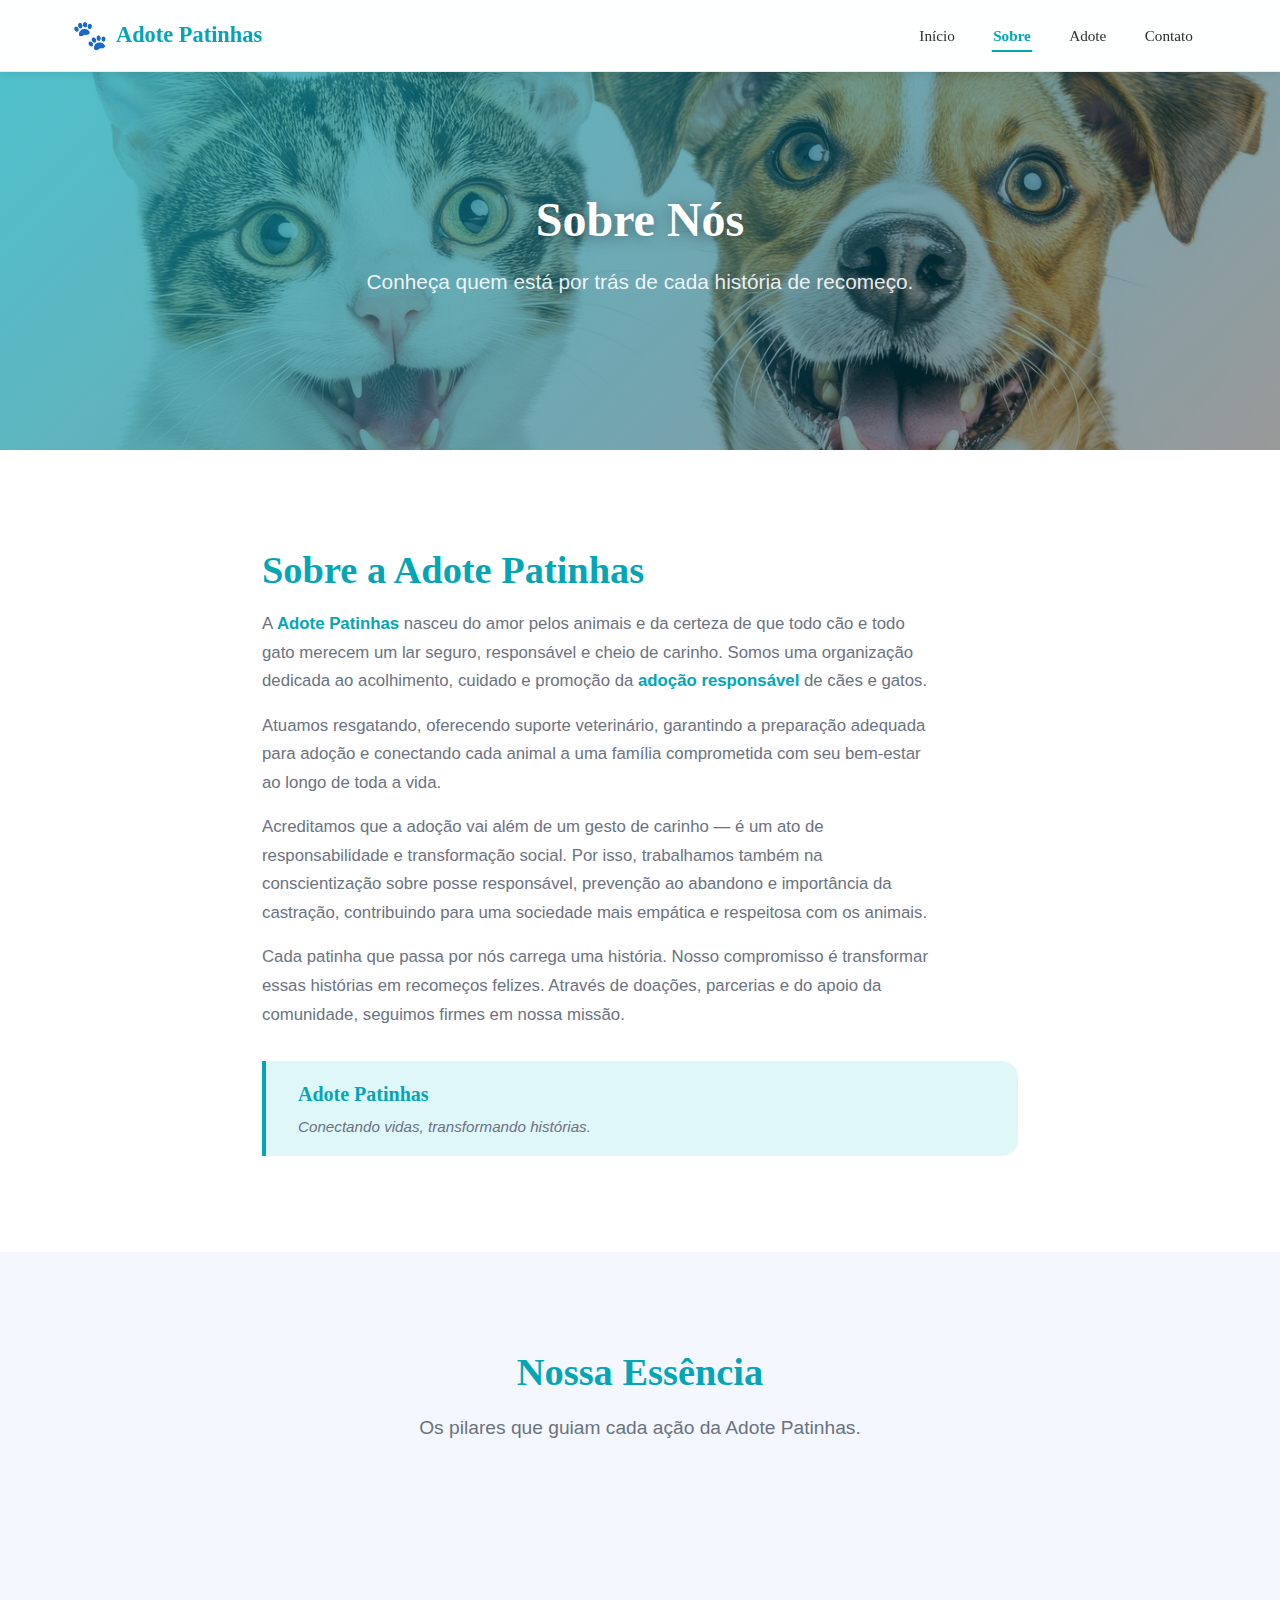
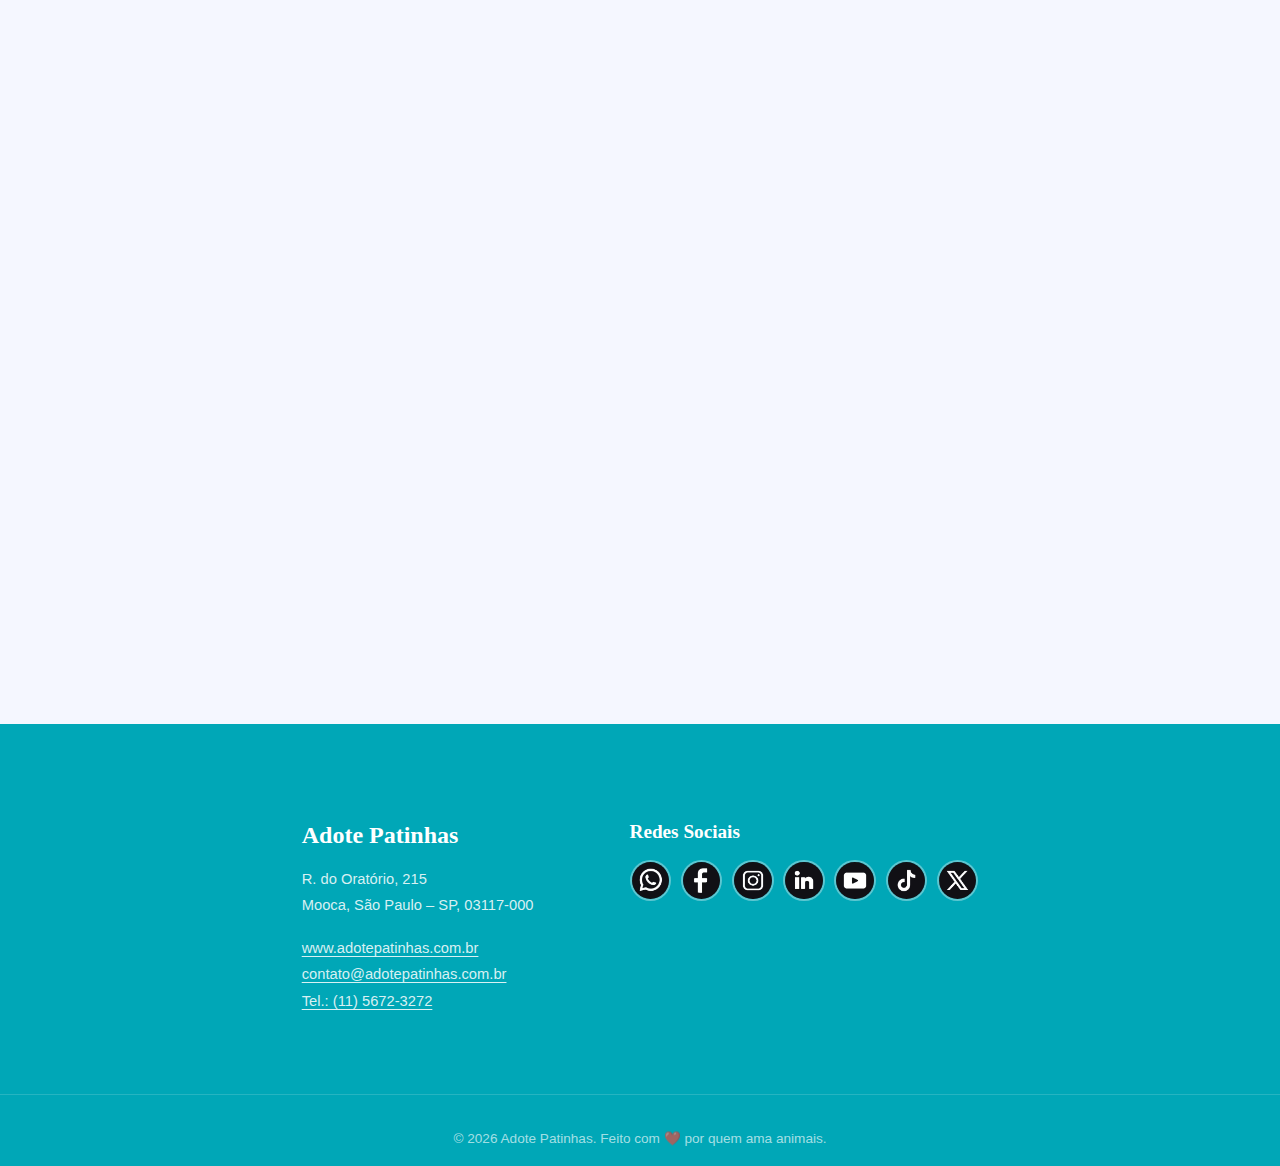
<file: sobre.html>
<!DOCTYPE html>
<html lang="pt-BR">

<head>
  <meta charset="UTF-8">
  <meta name="viewport" content="width=device-width, initial-scale=1.0">
  <meta name="description" content="Conheça a história, missão, visão e valores da Adote Patinhas – organização dedicada à adoção responsável de cães e gatos em São Paulo.">
  <meta name="theme-color" content="#04a6b5">
  <link rel="stylesheet" href="css/style.css">
  <title>Adote Patinhas – Sobre Nós</title>
</head>

<body>

  <!-- ===================== SKIP LINK ===================== -->
  <a class="skip-link" href="#main-content">Pular para o conteúdo principal</a>

  <!-- ===================== HEADER / NAVEGAÇÃO ===================== -->
  <header class="site-header" role="banner">
    <div class="header-inner">
      <a href="index.html" class="logo" aria-label="Adote Patinhas – página inicial">
        <span class="logo-paw" aria-hidden="true">🐾</span>
        <span class="logo-text">Adote Patinhas</span>
      </a>

      <button class="nav-toggle" id="navToggle" aria-expanded="false" aria-controls="main-nav" aria-label="Abrir menu de navegação">
        <span class="hamburger" aria-hidden="true"></span>
      </button>

      <nav id="main-nav" class="main-nav" role="navigation" aria-label="Menu principal">
        <ul class="nav-list" role="list">
          <li><a href="index.html"  class="nav-link">Início</a></li>
          <li><a href="sobre.html"  class="nav-link active" aria-current="page">Sobre</a></li>
          <li><a href="adote.html"  class="nav-link">Adote</a></li>
          <li><a href="contato.html" class="nav-link">Contato</a></li>
        </ul>
      </nav>
    </div>
  </header>

  <!-- ===================== HERO ===================== -->
  <section class="hero hero--short" aria-label="Imagem de destaque da página Sobre">
    <div class="hero-overlay" aria-hidden="true"></div>
    <img
      class="hero-img"
      src="img/cao_gato_topo_sobre.jpg"
      alt="Cão e gato descansando juntos representando cuidado e acolhimento"
      loading="eager"
    >
    <div class="hero-content">
      <h1 class="hero-title">Sobre Nós</h1>
      <p class="hero-subtitle">Conheça quem está por trás de cada história de recomeço.</p>
    </div>
  </section>

  <!-- ===================== CONTEÚDO PRINCIPAL ===================== -->
  <main id="main-content">

    <!-- Quem somos -->
    <section class="about-section" aria-labelledby="about-heading">
      <div class="container about-container">

        <div class="about-text reveal">
          <h2 id="about-heading" class="section-title text-left">Sobre a Adote Patinhas</h2>
          <p>
            A <strong>Adote Patinhas</strong> nasceu do amor pelos animais e da certeza de que todo cão e todo gato
            merecem um lar seguro, responsável e cheio de carinho. Somos uma organização dedicada ao acolhimento,
            cuidado e promoção da <strong>adoção responsável</strong> de cães e gatos.
          </p>
          <p>
            Atuamos resgatando, oferecendo suporte veterinário, garantindo a preparação adequada para adoção e
            conectando cada animal a uma família comprometida com seu bem-estar ao longo de toda a vida.
          </p>
          <p>
            Acreditamos que a adoção vai além de um gesto de carinho — é um ato de responsabilidade e transformação
            social. Por isso, trabalhamos também na conscientização sobre posse responsável, prevenção ao abandono e
            importância da castração, contribuindo para uma sociedade mais empática e respeitosa com os animais.
          </p>
          <p>
            Cada patinha que passa por nós carrega uma história. Nosso compromisso é transformar essas histórias em
            recomeços felizes. Através de doações, parcerias e do apoio da comunidade, seguimos firmes em nossa missão.
          </p>

          <div class="about-tagline" aria-label="Slogan">
            <span class="tagline-brand">Adote Patinhas</span>
            <span class="tagline-sub">Conectando vidas, transformando histórias.</span>
          </div>
        </div>

      </div>
    </section>

    <!-- Missão, Visão, Valores -->
    <section class="mvv-section" aria-labelledby="mvv-heading">
      <div class="container">
        <h2 id="mvv-heading" class="section-title">Nossa Essência</h2>
        <p class="section-subtitle">Os pilares que guiam cada ação da Adote Patinhas.</p>

        <div class="mvv-grid">

          <!-- Missão -->
          <article class="mvv-card mvv-card--mission reveal" aria-labelledby="mission-heading">
            <div class="mvv-icon" aria-hidden="true">🎯</div>
            <h3 id="mission-heading">Missão</h3>
            <p>
              Promover a adoção responsável de cães e gatos, oferecendo acolhimento, cuidados, orientação e suporte,
              conectando cada patinha a um lar seguro, amoroso e definitivo.
            </p>
          </article>

          <!-- Visão -->
          <article class="mvv-card mvv-card--vision reveal" aria-labelledby="vision-heading">
            <div class="mvv-icon" aria-hidden="true">🌎</div>
            <h3 id="vision-heading">Visão</h3>
            <p>
              Ser referência regional em proteção e adoção responsável de cães e gatos, contribuindo para a redução do
              abandono e para a construção de uma sociedade mais consciente, empática e comprometida com o bem-estar animal.
            </p>
          </article>

        </div>

        <!-- Valores -->
        <div class="values-grid" role="list" aria-label="Lista de valores">

          <article class="value-card reveal" role="listitem" aria-labelledby="val1">
            <span class="value-icon" aria-hidden="true">🐶</span>
            <h4 id="val1">Amor e Respeito Animal</h4>
            <p>Colocamos o bem-estar de cães e gatos sempre em primeiro lugar.</p>
          </article>

          <article class="value-card reveal" role="listitem" aria-labelledby="val2">
            <span class="value-icon" aria-hidden="true">🏡</span>
            <h4 id="val2">Adoção Responsável</h4>
            <p>Priorizamos lares preparados, conscientes e comprometidos com o cuidado vitalício.</p>
          </article>

          <article class="value-card reveal" role="listitem" aria-labelledby="val3">
            <span class="value-icon" aria-hidden="true">🤝</span>
            <h4 id="val3">Transparência</h4>
            <p>Atuamos com ética, clareza e responsabilidade em todas as ações e doações.</p>
          </article>

          <article class="value-card reveal" role="listitem" aria-labelledby="val4">
            <span class="value-icon" aria-hidden="true">🌱</span>
            <h4 id="val4">Compromisso Social</h4>
            <p>Trabalhamos para reduzir o abandono e promover educação sobre posse responsável.</p>
          </article>

          <article class="value-card reveal" role="listitem" aria-labelledby="val5">
            <span class="value-icon" aria-hidden="true">💉</span>
            <h4 id="val5">Cuidado e Proteção</h4>
            <p>Garantimos que todos os animais recebam os cuidados necessários antes de encontrarem um novo lar.</p>
          </article>

        </div>
      </div>
    </section>

  </main>

  <!-- ===================== RODAPÉ ===================== -->
  <footer class="site-footer" role="contentinfo">
    <div class="container footer-inner">

      <div class="footer-info">
        <h2 class="footer-brand">Adote Patinhas</h2>
        <address>
          <p>
            R. do Oratório, 215<br>
            Mooca, São Paulo – SP, 03117-000
          </p>
          <p>
            <a href="https://www.adotepatinhas.com.br" target="_blank" rel="noopener noreferrer">www.adotepatinhas.com.br</a><br>
            <a href="mailto:contato@adotepatinhas.com.br">contato@adotepatinhas.com.br</a><br>
            <a href="tel:+551156723272">Tel.: (11) 5672-3272</a>
          </p>
        </address>
      </div>

      <div class="footer-social">
        <h2 class="footer-social-title">Redes Sociais</h2>
        <nav aria-label="Redes sociais">
          <ul class="social-list" role="list">
            <li><a href="#" class="social-link" aria-label="WhatsApp"><img src="img/icone_whatsapp.jpg"  alt="" aria-hidden="true" loading="lazy"></a></li>
            <li><a href="#" class="social-link" aria-label="Facebook"><img src="img/icone_face.jpg"      alt="" aria-hidden="true" loading="lazy"></a></li>
            <li><a href="#" class="social-link" aria-label="Instagram"><img src="img/icone_instagram.jpg" alt="" aria-hidden="true" loading="lazy"></a></li>
            <li><a href="#" class="social-link" aria-label="LinkedIn"><img src="img/icone_linkedin.jpg"  alt="" aria-hidden="true" loading="lazy"></a></li>
            <li><a href="#" class="social-link" aria-label="YouTube"><img src="img/icone_youtube.jpg"   alt="" aria-hidden="true" loading="lazy"></a></li>
            <li><a href="#" class="social-link" aria-label="TikTok"><img src="img/icone_tiktok.jpg"     alt="" aria-hidden="true" loading="lazy"></a></li>
            <li><a href="#" class="social-link" aria-label="X (Twitter)"><img src="img/icone_x.jpg"     alt="" aria-hidden="true" loading="lazy"></a></li>
          </ul>
        </nav>
      </div>

    </div>
    <p class="footer-copy">© <span id="year"></span> Adote Patinhas. Feito com ❤️ por quem ama animais.</p>
  </footer>

  <!-- ===================== BOTÃO VOLTAR AO TOPO ===================== -->
  <button class="back-to-top" id="backToTop" aria-label="Voltar ao topo da página" hidden>
    <span aria-hidden="true">↑</span>
  </button>

  <script src="js/main.js"></script>
</body>

</html>
</file>
<file: css/style.css>
/* =============================================================
   ADOTE PATINHAS — style.css
   Design system, responsividade e micro-interações
   ============================================================= */

/* ----------------------------------------------------------
   0. RESET & BOX-SIZING
   ---------------------------------------------------------- */
*, *::before, *::after {
  margin: 0;
  padding: 0;
  box-sizing: border-box;
}

/* ----------------------------------------------------------
   1. CUSTOM PROPERTIES (Design Tokens)
   ---------------------------------------------------------- */
:root {
  /* Cores */
  --clr-brand:        #04a6b5;
  --clr-brand-dark:   #027f8c;
  --clr-brand-light:  #e0f7fa;
  --clr-accent:       #ff7b54;
  --clr-bg:           #f5f7ff;
  --clr-surface:      #ffffff;
  --clr-text:         #2d2d2d;
  --clr-text-muted:   #6b7280;
  --clr-footer-bg:    #00a7b7;

  /* Cards benefícios */
  --clr-purple:  #7484b7;
  --clr-orange:  #ffb363;
  --clr-teal:    #00a7b7;
  --clr-green:   #68b775;
  --clr-yellow:  #ffd60a;
  --clr-red:     #ff604b;

  /* Tipografia */
  --ff-display: Georgia, 'Times New Roman', Times, serif;
  --ff-body:    'Trebuchet MS', 'Lucida Sans Unicode', 'Lucida Grande', Arial, sans-serif;

  /* Espaçamentos */
  --space-xs:   0.5rem;
  --space-sm:   1rem;
  --space-md:   2rem;
  --space-lg:   4rem;
  --space-xl:   6rem;

  /* Bordas */
  --radius-sm:  0.5rem;
  --radius-md:  1rem;
  --radius-lg:  2rem;
  --radius-pill:50rem;

  /* Sombras */
  --shadow-sm:  0 2px 8px rgba(0,0,0,.08);
  --shadow-md:  0 6px 20px rgba(0,0,0,.12);
  --shadow-lg:  0 12px 40px rgba(0,0,0,.18);

  /* Transições */
  --transition-fast: 150ms ease;
  --transition-base: 280ms ease;
  --transition-slow: 500ms ease;

  /* Layout */
  --max-width: 1200px;
  --header-h:  4.5rem;
}

/* ----------------------------------------------------------
   2. BASE
   ---------------------------------------------------------- */
html {
  scroll-behavior: smooth;
  font-size: 16px;
}

body {
  font-family: var(--ff-body);
  background-color: var(--clr-bg);
  color: var(--clr-text);
  line-height: 1.7;
  overflow-x: hidden;
}

img {
  display: block;
  max-width: 100%;
}

a {
  color: inherit;
  text-decoration: none;
}

ul, ol {
  list-style: none;
}

/* ----------------------------------------------------------
   3. ACESSIBILIDADE
   ---------------------------------------------------------- */

/* Skip link */
.skip-link {
  position: absolute;
  top: -100%;
  left: var(--space-sm);
  background: var(--clr-brand);
  color: #fff;
  padding: 0.6em 1.2em;
  border-radius: var(--radius-sm);
  font-weight: 700;
  z-index: 9999;
  transition: top var(--transition-fast);
}
.skip-link:focus {
  top: var(--space-sm);
}

/* Texto apenas para leitores de tela */
.visually-hidden {
  position: absolute;
  width: 1px;
  height: 1px;
  padding: 0;
  margin: -1px;
  overflow: hidden;
  clip: rect(0,0,0,0);
  white-space: nowrap;
  border: 0;
}

/* Foco visível */
:focus-visible {
  outline: 3px solid var(--clr-brand);
  outline-offset: 3px;
  border-radius: var(--radius-sm);
}

/* Preferência por movimento reduzido */
@media (prefers-reduced-motion: reduce) {
  *, *::before, *::after {
    animation-duration: 0.01ms !important;
    transition-duration: 0.01ms !important;
  }
  html { scroll-behavior: auto; }
}

/* ----------------------------------------------------------
   4. LAYOUT UTILITÁRIOS
   ---------------------------------------------------------- */
.container {
  width: 100%;
  max-width: var(--max-width);
  margin-inline: auto;
  padding-inline: var(--space-md);
}

/* ----------------------------------------------------------
   5. TIPOGRAFIA GLOBAL
   ---------------------------------------------------------- */
h1, h2, h3, h4 {
  font-family: var(--ff-display);
  line-height: 1.25;
  color: var(--clr-brand);
}

p {
  color: var(--clr-text-muted);
}

.section-title {
  font-size: clamp(1.6rem, 4vw, 2.4rem);
  text-align: center;
  margin-bottom: var(--space-sm);
}

.section-subtitle {
  font-size: clamp(1rem, 2vw, 1.2rem);
  text-align: center;
  margin-bottom: var(--space-lg);
  color: var(--clr-text-muted);
}

/* ----------------------------------------------------------
   6. BOTÕES
   ---------------------------------------------------------- */
.btn {
  display: inline-block;
  padding: 0.75em 2.2em;
  border-radius: var(--radius-pill);
  font-family: var(--ff-body);
  font-size: 1rem;
  font-weight: 700;
  cursor: pointer;
  border: none;
  text-align: center;
  transition: transform var(--transition-base),
              box-shadow var(--transition-base),
              background-color var(--transition-base);
}

.btn-primary {
  background: var(--clr-brand);
  color: #fff;
  box-shadow: 0 4px 14px rgba(4,166,181,.4);
}

.btn-primary:hover,
.btn-primary:focus-visible {
  background: var(--clr-brand-dark);
  transform: translateY(-2px);
  box-shadow: 0 8px 24px rgba(4,166,181,.5);
}

.btn-primary:active {
  transform: translateY(0);
}

/* ----------------------------------------------------------
   7. HEADER / NAVEGAÇÃO
   ---------------------------------------------------------- */
.site-header {
  position: sticky;
  top: 0;
  z-index: 100;
  background: rgba(255,255,255,.9);
  backdrop-filter: blur(12px);
  -webkit-backdrop-filter: blur(12px);
  border-bottom: 1px solid rgba(4,166,181,.15);
  box-shadow: var(--shadow-sm);
  height: var(--header-h);
}

.header-inner {
  max-width: var(--max-width);
  margin-inline: auto;
  padding-inline: var(--space-md);
  height: 100%;
  display: flex;
  align-items: center;
  justify-content: space-between;
  gap: var(--space-md);
}

/* Logo */
.logo {
  display: flex;
  align-items: center;
  gap: 0.5rem;
  text-decoration: none;
}

.logo-paw {
  font-size: 1.8rem;
  line-height: 1;
  transition: transform var(--transition-base);
}

.logo:hover .logo-paw {
  transform: rotate(-15deg) scale(1.15);
}

.logo-text {
  font-family: var(--ff-display);
  font-size: 1.4rem;
  color: var(--clr-brand);
  font-weight: 700;
}

/* Nav list */
.nav-list {
  display: flex;
  align-items: center;
  gap: var(--space-xs);
}

.nav-link {
  position: relative;
  font-family: var(--ff-display);
  font-size: 0.95rem;
  color: var(--clr-text);
  padding: 0.4em 1em;
  border-radius: var(--radius-pill);
  transition: color var(--transition-fast), background var(--transition-fast);
}

.nav-link::after {
  content: '';
  position: absolute;
  bottom: -2px;
  left: 50%;
  translate: -50% 0;
  width: 0;
  height: 2px;
  background: var(--clr-brand);
  border-radius: 99px;
  transition: width var(--transition-base);
}

.nav-link:hover,
.nav-link:focus-visible {
  color: var(--clr-brand);
}

.nav-link:hover::after,
.nav-link.active::after {
  width: 60%;
}

.nav-link.active {
  color: var(--clr-brand);
  font-weight: 700;
}

/* Hamburguer */
.nav-toggle {
  display: none;
  flex-direction: column;
  justify-content: center;
  align-items: center;
  gap: 5px;
  width: 2.5rem;
  height: 2.5rem;
  background: none;
  border: none;
  cursor: pointer;
  padding: 0.3rem;
  border-radius: var(--radius-sm);
}

.hamburger,
.hamburger::before,
.hamburger::after {
  display: block;
  width: 22px;
  height: 2px;
  background: var(--clr-brand);
  border-radius: 99px;
  transition: transform var(--transition-base), opacity var(--transition-fast);
}

.hamburger { position: relative; }

.hamburger::before,
.hamburger::after {
  content: '';
  position: absolute;
  left: 0;
}

.hamburger::before { top: -7px; }
.hamburger::after  { top:  7px; }

/* Estado aberto */
.nav-toggle[aria-expanded="true"] .hamburger {
  background: transparent;
}
.nav-toggle[aria-expanded="true"] .hamburger::before {
  transform: rotate(45deg);
  top: 0;
}
.nav-toggle[aria-expanded="true"] .hamburger::after {
  transform: rotate(-45deg);
  top: 0;
}

/* ----------------------------------------------------------
   8. HERO
   ---------------------------------------------------------- */
.hero {
  position: relative;
  min-height: calc(90vh - var(--header-h));
  display: flex;
  align-items: center;
  justify-content: center;
  overflow: hidden;
}

.hero-img {
  position: absolute;
  inset: 0;
  width: 100%;
  height: 100%;
  object-fit: cover;
  object-position: center center;
  z-index: 0;
  transform: scale(1.05);
  animation: heroZoom 12s ease-out forwards;
}

@keyframes heroZoom {
  to { transform: scale(1); }
}

.hero-overlay {
  position: absolute;
  inset: 0;
  background: linear-gradient(
    135deg,
    rgba(4,166,181,.7) 0%,
    rgba(2,90,110,.55) 60%,
    rgba(0,0,0,.4) 100%
  );
  z-index: 1;
}

.hero-content {
  position: relative;
  z-index: 2;
  text-align: center;
  padding: var(--space-lg) var(--space-md);
  color: #fff;
  animation: fadeUp 0.9s var(--transition-slow) both;
}

@keyframes fadeUp {
  from { opacity: 0; transform: translateY(30px); }
  to   { opacity: 1; transform: translateY(0); }
}

.hero-title {
  font-size: clamp(2rem, 5.5vw, 3.8rem);
  color: #fff;
  text-shadow: 0 2px 16px rgba(0,0,0,.4);
  margin-bottom: var(--space-sm);
  line-height: 1.2;
}

.hero-subtitle {
  font-size: clamp(1rem, 2.5vw, 1.3rem);
  color: rgba(255,255,255,.9);
  max-width: 48ch;
  margin-inline: auto;
  margin-bottom: var(--space-md);
}

/* ----------------------------------------------------------
   9. BENEFITS SECTION
   ---------------------------------------------------------- */
.benefits {
  padding: var(--space-xl) 0;
  background: var(--clr-bg);
}

.benefits-grid {
  display: grid;
  grid-template-columns: repeat(auto-fit, minmax(200px, 1fr));
  gap: var(--space-md);
  justify-items: center;
}

/* Card base */
.benefit-card {
  width: 100%;
  border-radius: var(--radius-lg);
  padding: var(--space-md) var(--space-sm);
  display: flex;
  flex-direction: column;
  align-items: center;
  gap: var(--space-sm);
  box-shadow: var(--shadow-md);
  transition: transform var(--transition-base), box-shadow var(--transition-base);
  cursor: default;

  /* Entrada com scroll */
  opacity: 0;
  transform: translateY(24px);
}

.benefit-card.is-visible {
  opacity: 1;
  transform: translateY(0);
  transition: opacity 0.55s ease, transform 0.55s ease,
              box-shadow var(--transition-base);
}

.benefit-card:hover {
  transform: translateY(-6px) scale(1.02);
  box-shadow: var(--shadow-lg);
}

.benefit-card img {
  width: 70%;
  border-radius: 50%;
  aspect-ratio: 1;
  object-fit: cover;
  border: 3px solid rgba(255,255,255,.4);
  transition: transform var(--transition-base);
}

.benefit-card:hover img {
  transform: rotate(-4deg) scale(1.08);
}

.benefit-card p {
  font-size: 0.95rem;
  font-weight: 700;
  color: #fff;
  text-align: center;
  text-shadow: 1px 1px 3px rgba(0,0,0,.25);
  margin: 0;
}

/* Cores dos cards */
.benefit-card--purple { background: var(--clr-purple); }
.benefit-card--orange { background: var(--clr-orange); }
.benefit-card--teal   { background: var(--clr-teal); }
.benefit-card--green  { background: var(--clr-green); }
.benefit-card--yellow { background: var(--clr-yellow); }
.benefit-card--yellow p { color: #333; text-shadow: none; }
.benefit-card--red    { background: var(--clr-red); }

/* Card central (imagem grande) */
.benefit-card--center {
  background: transparent;
  box-shadow: none;
  grid-row: span 1;
}

.benefit-card--center img {
  width: 90%;
  border-radius: var(--radius-lg);
  aspect-ratio: auto;
  border: none;
}

.benefit-card--center:hover {
  transform: scale(1.03);
  box-shadow: none;
}

/* Atrasos em cascata */
.benefits-grid .benefit-card:nth-child(1) { transition-delay: 0.05s; }
.benefits-grid .benefit-card:nth-child(2) { transition-delay: 0.12s; }
.benefits-grid .benefit-card:nth-child(3) { transition-delay: 0.19s; }
.benefits-grid .benefit-card:nth-child(4) { transition-delay: 0.26s; }
.benefits-grid .benefit-card:nth-child(5) { transition-delay: 0.33s; }
.benefits-grid .benefit-card:nth-child(6) { transition-delay: 0.40s; }
.benefits-grid .benefit-card:nth-child(7) { transition-delay: 0.47s; }

/* ----------------------------------------------------------
   10. STATS / COUNTERS
   ---------------------------------------------------------- */
.stats {
  background: linear-gradient(135deg, var(--clr-brand) 0%, var(--clr-brand-dark) 100%);
  padding: var(--space-xl) 0;
}

.stats-grid {
  display: grid;
  grid-template-columns: repeat(auto-fit, minmax(140px, 1fr));
  gap: var(--space-md);
  text-align: center;
}

.stat-item {
  display: flex;
  flex-direction: column;
  align-items: center;
  gap: var(--space-xs);
  opacity: 0;
  transform: scale(0.85);
  transition: opacity 0.5s ease, transform 0.5s ease;
}

.stat-item.is-visible {
  opacity: 1;
  transform: scale(1);
}

.stat-number {
  font-family: var(--ff-display);
  font-size: clamp(2.2rem, 5vw, 3.5rem);
  font-weight: 700;
  color: #fff;
  line-height: 1;
}

.stat-number::after {
  content: '+';
  font-size: 0.6em;
  vertical-align: super;
}

.stat-label {
  font-size: 1rem;
  color: rgba(255,255,255,.85);
  text-transform: uppercase;
  letter-spacing: 0.08em;
  font-weight: 600;
  margin: 0;
}

/* Atrasos */
.stats-grid .stat-item:nth-child(1) { transition-delay: 0.0s; }
.stats-grid .stat-item:nth-child(2) { transition-delay: 0.1s; }
.stats-grid .stat-item:nth-child(3) { transition-delay: 0.2s; }
.stats-grid .stat-item:nth-child(4) { transition-delay: 0.3s; }

/* ----------------------------------------------------------
   11. FOOTER
   ---------------------------------------------------------- */
.site-footer {
  background: var(--clr-footer-bg);
  color: #fff;
  padding: var(--space-xl) 0 var(--space-sm);
}

.footer-inner {
  display: flex;
  flex-wrap: wrap;
  gap: var(--space-xl);
  justify-content: center;
  margin-bottom: var(--space-lg);
}

.footer-brand {
  font-size: 1.5rem;
  color: #fff;
  margin-bottom: var(--space-sm);
}

.footer-info address {
  font-style: normal;
}

.footer-info p {
  font-size: 0.92rem;
  color: rgba(255,255,255,.85);
  line-height: 1.8;
  margin-bottom: var(--space-sm);
}

.footer-info a {
  color: rgba(255,255,255,.85);
  text-decoration: underline;
  text-underline-offset: 3px;
  transition: color var(--transition-fast);
}

.footer-info a:hover {
  color: #fff;
}

.footer-social-title {
  font-size: 1.2rem;
  color: #fff;
  margin-bottom: var(--space-sm);
}

.social-list {
  display: flex;
  flex-wrap: wrap;
  gap: 0.6rem;
  justify-content: center;
}

.social-link {
  display: flex;
  align-items: center;
  justify-content: center;
  width: 2.6rem;
  height: 2.6rem;
  border-radius: 50%;
  overflow: hidden;
  background: rgba(255,255,255,.15);
  border: 2px solid rgba(255,255,255,.25);
  transition: transform var(--transition-base),
              background var(--transition-base),
              border-color var(--transition-base);
}

.social-link img {
  width: 100%;
  height: 100%;
  object-fit: cover;
}

.social-link:hover,
.social-link:focus-visible {
  transform: translateY(-4px) scale(1.15);
  background: rgba(255,255,255,.3);
  border-color: #fff;
}

.footer-copy {
  text-align: center;
  font-size: 0.85rem;
  color: rgba(255,255,255,.65);
  border-top: 1px solid rgba(255,255,255,.15);
  padding-top: var(--space-md);
  margin-top: 0;
}

/* ----------------------------------------------------------
   12. BOTÃO VOLTAR AO TOPO
   ---------------------------------------------------------- */
.back-to-top {
  position: fixed;
  bottom: var(--space-md);
  right: var(--space-md);
  z-index: 200;
  width: 3rem;
  height: 3rem;
  border-radius: 50%;
  background: var(--clr-brand);
  color: #fff;
  font-size: 1.2rem;
  border: none;
  cursor: pointer;
  box-shadow: var(--shadow-md);
  display: flex;
  align-items: center;
  justify-content: center;
  opacity: 0;
  translate: 0 20px;
  transition: opacity var(--transition-base), translate var(--transition-base),
              transform var(--transition-fast), background var(--transition-fast);
}

.back-to-top.is-visible {
  opacity: 1;
  translate: 0 0;
}

.back-to-top:hover {
  background: var(--clr-brand-dark);
  transform: scale(1.1);
}

.back-to-top[hidden] {
  display: none;
}

/* ----------------------------------------------------------
   13. FORMULÁRIO DE CONTATO (contato.html)
   ---------------------------------------------------------- */
.contato {
  background-color: var(--clr-brand-light);
  padding: var(--space-lg) 0;
}

form {
  max-width: 480px;
  margin-inline: auto;
  text-align: left;
  display: flex;
  flex-direction: column;
  gap: var(--space-sm);
  padding: var(--space-md);
  background: var(--clr-surface);
  border-radius: var(--radius-lg);
  box-shadow: var(--shadow-md);
}

form label {
  font-size: 0.95rem;
  font-weight: 600;
  color: var(--clr-text);
}

form input,
form textarea,
form select {
  width: 100%;
  padding: 0.65em 1em;
  border: 2px solid #e2e8f0;
  border-radius: var(--radius-sm);
  font-family: var(--ff-body);
  font-size: 1rem;
  color: var(--clr-text);
  background: var(--clr-bg);
  transition: border-color var(--transition-fast), box-shadow var(--transition-fast);
}

form input:focus,
form textarea:focus {
  outline: none;
  border-color: var(--clr-brand);
  box-shadow: 0 0 0 3px rgba(4,166,181,.2);
}

#botao_enviar {
  font-size: 1rem;
  padding: 0.75em 2em;
  background-color: var(--clr-brand);
  color: #fff;
  border: none;
  border-radius: var(--radius-pill);
  cursor: pointer;
  font-weight: 700;
  transition: background var(--transition-fast), transform var(--transition-fast);
  align-self: flex-start;
}

#botao_enviar:hover {
  background-color: var(--clr-brand-dark);
  transform: translateY(-2px);
}

/* ----------------------------------------------------------
   14. RESPONSIVIDADE
   ---------------------------------------------------------- */

/* Tablet */
@media (max-width: 900px) {
  .benefits-grid {
    grid-template-columns: repeat(auto-fit, minmax(170px, 1fr));
    gap: var(--space-sm);
  }
}

/* Mobile */
@media (max-width: 680px) {
  :root {
    --header-h: 4rem;
  }

  /* Navegação mobile */
  .nav-toggle {
    display: flex;
  }

  .main-nav {
    position: absolute;
    top: var(--header-h);
    left: 0;
    right: 0;
    background: rgba(255,255,255,.97);
    backdrop-filter: blur(12px);
    border-bottom: 1px solid rgba(4,166,181,.15);
    box-shadow: var(--shadow-md);
    padding: var(--space-sm) var(--space-md);
    display: none;
  }

  .main-nav.is-open {
    display: block;
  }

  .nav-list {
    flex-direction: column;
    align-items: flex-start;
    gap: var(--space-xs);
  }

  .nav-link {
    font-size: 1.05rem;
    padding: 0.5em 0.8em;
    width: 100%;
    display: block;
  }

  /* Hero */
  .hero {
    min-height: 60vh;
  }

  .hero-title {
    font-size: 1.8rem;
  }

  /* Benefits */
  .benefits-grid {
    grid-template-columns: 1fr 1fr;
  }

  .benefit-card--center {
    grid-column: span 2;
  }

  /* Stats */
  .stats-grid {
    grid-template-columns: 1fr 1fr;
  }

  /* Footer */
  .footer-inner {
    flex-direction: column;
    align-items: center;
    text-align: center;
    gap: var(--space-md);
  }

  .footer-info p {
    text-align: center;
  }
}

@media (max-width: 400px) {
  .benefits-grid {
    grid-template-columns: 1fr;
  }

  .benefit-card--center {
    grid-column: span 1;
  }
}

/* ----------------------------------------------------------
   15. HERO VARIANTE CURTA (sobre, adote, contato)
   ---------------------------------------------------------- */
.hero--short {
  min-height: 42vh;
}

.hero--short .hero-title {
  font-size: clamp(1.8rem, 4.5vw, 3rem);
}

/* ----------------------------------------------------------
   16. REVEAL GENÉRICO (IntersectionObserver)
   ---------------------------------------------------------- */
.reveal {
  opacity: 0;
  transform: translateY(28px);
  transition: opacity 0.6s ease, transform 0.6s ease;
}

.reveal.is-visible {
  opacity: 1;
  transform: translateY(0);
}

/* ----------------------------------------------------------
   17. SOBRE — QUEM SOMOS
   ---------------------------------------------------------- */
.about-section {
  padding: var(--space-xl) 0;
  background: var(--clr-surface);
}

.about-container {
  max-width: 820px;
}

.section-title.text-left {
  text-align: left;
}

.about-text p {
  font-size: 1.05rem;
  color: var(--clr-text-muted);
  margin-bottom: var(--space-sm);
  max-width: 72ch;
}

.about-text strong {
  color: var(--clr-brand);
}

.about-tagline {
  display: flex;
  flex-direction: column;
  gap: 0.2rem;
  margin-top: var(--space-md);
  padding: var(--space-sm) var(--space-md);
  border-left: 4px solid var(--clr-brand);
  background: var(--clr-brand-light);
  border-radius: 0 var(--radius-md) var(--radius-md) 0;
}

.tagline-brand {
  font-family: var(--ff-display);
  font-size: 1.25rem;
  color: var(--clr-brand);
  font-weight: 700;
}

.tagline-sub {
  font-size: 0.95rem;
  color: var(--clr-text-muted);
  font-style: italic;
}

/* ----------------------------------------------------------
   18. MISSÃO / VISÃO / VALORES
   ---------------------------------------------------------- */
.mvv-section {
  padding: var(--space-xl) 0;
  background: var(--clr-bg);
}

/* Grid Missão + Visão */
.mvv-grid {
  display: grid;
  grid-template-columns: repeat(auto-fit, minmax(280px, 1fr));
  gap: var(--space-md);
  margin-bottom: var(--space-lg);
}

.mvv-card {
  background: var(--clr-surface);
  border-radius: var(--radius-lg);
  padding: var(--space-lg) var(--space-md);
  box-shadow: var(--shadow-md);
  text-align: center;
  transition: transform var(--transition-base), box-shadow var(--transition-base);
}

.mvv-card:hover {
  transform: translateY(-5px);
  box-shadow: var(--shadow-lg);
}

.mvv-card--mission {
  border-top: 4px solid var(--clr-brand);
}

.mvv-card--vision {
  border-top: 4px solid var(--clr-accent);
}

.mvv-icon {
  font-size: 2.8rem;
  line-height: 1;
  margin-bottom: var(--space-sm);
}

.mvv-card h3 {
  font-size: 1.4rem;
  color: var(--clr-brand);
  margin-bottom: var(--space-sm);
}

.mvv-card p {
  font-size: 1rem;
  color: var(--clr-text-muted);
  max-width: 44ch;
  margin-inline: auto;
}

/* Grid Valores */
.values-grid {
  display: grid;
  grid-template-columns: repeat(auto-fit, minmax(200px, 1fr));
  gap: var(--space-md);
}

.value-card {
  background: var(--clr-surface);
  border-radius: var(--radius-md);
  padding: var(--space-md) var(--space-sm);
  text-align: center;
  box-shadow: var(--shadow-sm);
  border-bottom: 3px solid transparent;
  transition: transform var(--transition-base),
              box-shadow var(--transition-base),
              border-color var(--transition-base);
}

.value-card:hover {
  transform: translateY(-4px);
  box-shadow: var(--shadow-md);
  border-color: var(--clr-brand);
}

.value-icon {
  display: block;
  font-size: 2.2rem;
  margin-bottom: 0.6rem;
  transition: transform var(--transition-base);
}

.value-card:hover .value-icon {
  transform: scale(1.2) rotate(-5deg);
}

.value-card h4 {
  font-family: var(--ff-display);
  font-size: 1rem;
  color: var(--clr-brand);
  margin-bottom: 0.5rem;
}

.value-card p {
  font-size: 0.92rem;
  color: var(--clr-text-muted);
  line-height: 1.6;
  margin: 0;
}

/* Atrasos em cascata — valores */
.values-grid .value-card:nth-child(1) { transition-delay: 0.05s; }
.values-grid .value-card:nth-child(2) { transition-delay: 0.12s; }
.values-grid .value-card:nth-child(3) { transition-delay: 0.19s; }
.values-grid .value-card:nth-child(4) { transition-delay: 0.26s; }
.values-grid .value-card:nth-child(5) { transition-delay: 0.33s; }

/* Responsividade extras */
@media (max-width: 680px) {
  .mvv-grid {
    grid-template-columns: 1fr;
  }

  .values-grid {
    grid-template-columns: 1fr 1fr;
  }

  .section-title.text-left {
    text-align: center;
  }

  .about-tagline {
    border-left: none;
    border-top: 4px solid var(--clr-brand);
    border-radius: var(--radius-md);
    align-items: center;
    text-align: center;
  }
}

@media (max-width: 400px) {
  .values-grid {
    grid-template-columns: 1fr;
  }
}

/* ----------------------------------------------------------
   19. PÁGINA DE CONTATO
   ---------------------------------------------------------- */

/* Layout em duas colunas */
.contact-section {
  padding: var(--space-xl) 0;
  background: var(--clr-bg);
}

.contact-layout {
  display: grid;
  grid-template-columns: 1fr 1.4fr;
  gap: var(--space-xl);
  align-items: start;
}

/* ── Coluna informações ── */
.contact-info__title {
  font-size: clamp(1.3rem, 3vw, 1.8rem);
  color: var(--clr-brand);
  margin-bottom: var(--space-sm);
}

.contact-info__intro {
  font-size: 1rem;
  color: var(--clr-text-muted);
  margin-bottom: var(--space-md);
  max-width: 46ch;
}

.contact-info__intro strong {
  color: var(--clr-brand);
}

/* Canais */
.contact-channels {
  display: flex;
  flex-direction: column;
  gap: var(--space-md);
  margin-bottom: var(--space-lg);
}

.contact-channel {
  display: flex;
  gap: var(--space-sm);
  align-items: flex-start;
}

.channel-icon {
  font-size: 1.5rem;
  line-height: 1.3;
  flex-shrink: 0;
}

.channel-label {
  display: block;
  font-size: 0.8rem;
  font-weight: 700;
  text-transform: uppercase;
  letter-spacing: 0.06em;
  color: var(--clr-brand);
  margin-bottom: 0.15rem;
}

.contact-channel address,
.contact-channel p {
  font-size: 0.95rem;
  color: var(--clr-text-muted);
  line-height: 1.7;
  margin: 0;
  font-style: normal;
}

.contact-channel a {
  color: var(--clr-brand);
  text-decoration: underline;
  text-underline-offset: 3px;
  transition: color var(--transition-fast);
}

.contact-channel a:hover {
  color: var(--clr-brand-dark);
}

.whatsapp-link {
  display: inline-flex;
  align-items: center;
  gap: 0.3rem;
  font-weight: 700;
  color: #25d366 !important;
}

.whatsapp-link::before {
  content: '💬';
  font-size: 0.9em;
}

/* FAQ rápido */
.contact-faq {
  border-top: 1px solid rgba(4,166,181,.2);
  padding-top: var(--space-md);
}

.faq-title {
  font-size: 1rem;
  font-weight: 700;
  color: var(--clr-text);
  font-family: var(--ff-display);
  margin-bottom: var(--space-sm);
}

.faq-list {
  display: flex;
  flex-direction: column;
  gap: 0.4rem;
}

.faq-item {
  border: 1px solid rgba(4,166,181,.2);
  border-radius: var(--radius-sm);
  overflow: hidden;
  background: var(--clr-surface);
}

.faq-btn {
  width: 100%;
  display: flex;
  justify-content: space-between;
  align-items: center;
  padding: 0.75em 1em;
  background: none;
  border: none;
  cursor: pointer;
  font-family: var(--ff-body);
  font-size: 0.9rem;
  font-weight: 600;
  color: var(--clr-text);
  text-align: left;
  gap: 0.5rem;
  transition: background var(--transition-fast), color var(--transition-fast);
}

.faq-btn:hover {
  background: var(--clr-brand-light);
  color: var(--clr-brand);
}

.faq-arrow {
  font-size: 1.2rem;
  flex-shrink: 0;
  transition: transform var(--transition-base);
  color: var(--clr-brand);
}

.faq-btn[aria-expanded="true"] .faq-arrow {
  transform: rotate(90deg);
}

.faq-body {
  padding: 0 1em 0.8em;
}

.faq-body p {
  font-size: 0.88rem;
  color: var(--clr-text-muted);
  line-height: 1.65;
  margin: 0;
}

/* ── Coluna formulário ── */
.contact-form-wrap {
  background: var(--clr-surface);
  border-radius: var(--radius-lg);
  padding: var(--space-lg);
  box-shadow: var(--shadow-md);
}

.contact-form__title {
  font-size: 1.4rem;
  color: var(--clr-brand);
  margin-bottom: var(--space-md);
}

/* Formulário */
.contact-form {
  display: flex;
  flex-direction: column;
  gap: var(--space-sm);
}

.form-row {
  display: grid;
  grid-template-columns: 1fr 1fr;
  gap: var(--space-sm);
}

.form-field {
  display: flex;
  flex-direction: column;
  gap: 0.3rem;
}

.form-label {
  font-size: 0.88rem;
  font-weight: 700;
  color: var(--clr-text);
}

.form-label--inline {
  display: inline;
  font-weight: 400;
  font-size: 0.88rem;
}

.required {
  color: var(--clr-accent);
  margin-left: 2px;
}

.form-input {
  width: 100%;
  padding: 0.65em 0.9em;
  border: 2px solid #e2e8f0;
  border-radius: var(--radius-sm);
  font-family: var(--ff-body);
  font-size: 0.95rem;
  color: var(--clr-text);
  background: var(--clr-bg);
  transition: border-color var(--transition-fast), box-shadow var(--transition-fast);
  appearance: none;
  -webkit-appearance: none;
}

.form-input:focus {
  outline: none;
  border-color: var(--clr-brand);
  box-shadow: 0 0 0 3px rgba(4,166,181,.18);
}

/* Estado de erro */
.form-input.has-error {
  border-color: #e53e3e;
  box-shadow: 0 0 0 3px rgba(229,62,62,.15);
}

/* Estado de sucesso */
.form-input.is-valid {
  border-color: #38a169;
}

.form-select {
  background-image: url("data:image/svg+xml,%3Csvg xmlns='http://www.w3.org/2000/svg' width='12' height='8' viewBox='0 0 12 8'%3E%3Cpath d='M1 1l5 5 5-5' stroke='%2304a6b5' stroke-width='2' fill='none' stroke-linecap='round'/%3E%3C/svg%3E");
  background-repeat: no-repeat;
  background-position: right 0.85em center;
  padding-right: 2.2em;
  cursor: pointer;
}

.form-textarea {
  resize: vertical;
  min-height: 120px;
}

.textarea-footer {
  display: flex;
  justify-content: space-between;
  align-items: flex-start;
  gap: 0.5rem;
}

.field-error {
  font-size: 0.8rem;
  color: #e53e3e;
  min-height: 1.1em;
  display: block;
}

.field-hint {
  font-size: 0.8rem;
  color: var(--clr-text-muted);
  display: block;
}

.char-count {
  text-align: right;
  flex-shrink: 0;
}

/* Checkbox LGPD */
.form-field--checkbox {
  flex-direction: row;
  align-items: flex-start;
  gap: 0.6rem;
  flex-wrap: wrap;
}

.form-checkbox {
  width: 1.1rem;
  height: 1.1rem;
  margin-top: 0.15rem;
  accent-color: var(--clr-brand);
  cursor: pointer;
  flex-shrink: 0;
}

.inline-link {
  color: var(--clr-brand);
  text-decoration: underline;
  text-underline-offset: 2px;
}

/* Botão full width */
.btn--full {
  width: 100%;
  justify-content: center;
  font-size: 1rem;
  padding: 0.85em 2em;
  position: relative;
}

.btn-loading {
  display: none;
}

.btn--full.is-loading .btn-label  { display: none; }
.btn--full.is-loading .btn-loading {
  display: inline;
  opacity: 0.8;
}

/* Nota campos obrigatórios */
.form-required-note {
  font-size: 0.8rem;
  color: var(--clr-text-muted);
  margin: 0;
  text-align: right;
}

/* Status de envio */
.form-status {
  padding: 0.9em 1.2em;
  border-radius: var(--radius-sm);
  font-size: 0.95rem;
  font-weight: 600;
  margin-bottom: var(--space-sm);
  animation: fadeUp 0.3s ease;
}

.form-status--success {
  background: #f0fff4;
  border: 1.5px solid #38a169;
  color: #276749;
}

.form-status--error {
  background: #fff5f5;
  border: 1.5px solid #e53e3e;
  color: #9b2c2c;
}

/* ── Mapa ── */
.map-section {
  background: var(--clr-surface);
  padding-top: var(--space-xl);
}

.map-embed {
  margin-top: var(--space-md);
  overflow: hidden;
  box-shadow: var(--shadow-lg);
  border-top: 4px solid var(--clr-brand);
}

.map-embed iframe {
  display: block;
}

/* ── Responsividade contato ── */
@media (max-width: 860px) {
  .contact-layout {
    grid-template-columns: 1fr;
    gap: var(--space-lg);
  }

  .contact-info__intro {
    max-width: 100%;
  }
}

@media (max-width: 540px) {
  .form-row {
    grid-template-columns: 1fr;
  }

  .contact-form-wrap {
    padding: var(--space-md);
  }
}

/* ----------------------------------------------------------
   20. PÁGINA ADOTE
   ---------------------------------------------------------- */

/* Hero variante quente */
.hero-overlay--warm {
  background: linear-gradient(
    135deg,
    rgba(255,123,84,.65) 0%,
    rgba(4,166,181,.55) 60%,
    rgba(0,0,0,.35) 100%
  );
}

/* ── Introdução ── */
.adopt-intro {
  padding: var(--space-xl) 0;
  background: var(--clr-surface);
}

.adopt-intro__layout {
  display: grid;
  grid-template-columns: 1.1fr 0.9fr;
  gap: var(--space-xl);
  align-items: start;
}

.adopt-intro__text p {
  font-size: 1.05rem;
  color: var(--clr-text-muted);
  margin-bottom: var(--space-sm);
}

.adopt-intro__text strong {
  color: var(--clr-brand);
}

/* Lista de razões */
.adopt-reasons {
  display: flex;
  flex-direction: column;
  gap: 0.75rem;
  background: var(--clr-brand-light);
  border-radius: var(--radius-lg);
  padding: var(--space-lg) var(--space-md);
  border-left: 4px solid var(--clr-brand);
}

.adopt-reason {
  display: flex;
  align-items: center;
  gap: var(--space-sm);
  font-size: 0.97rem;
  color: var(--clr-text);
  line-height: 1.5;
}

.adopt-reason strong { color: var(--clr-brand); }

.adopt-reason__icon {
  font-size: 1.4rem;
  flex-shrink: 0;
  width: 2rem;
  text-align: center;
}

/* ── Processo ── */
.adopt-process {
  padding: var(--space-xl) 0;
  background: var(--clr-bg);
}

.process-steps {
  display: flex;
  flex-direction: column;
  gap: 0;
  position: relative;
  max-width: 720px;
  margin-inline: auto;
  margin-bottom: var(--space-md);
  padding-left: 0;
  list-style: none;
  counter-reset: none;
}

/* Linha vertical conectora */
.process-steps::before {
  content: '';
  position: absolute;
  left: 1.75rem;
  top: 2rem;
  bottom: 2rem;
  width: 2px;
  background: linear-gradient(to bottom, var(--clr-brand), rgba(4,166,181,.1));
  z-index: 0;
}

.process-step {
  display: flex;
  gap: var(--space-md);
  align-items: flex-start;
  padding: var(--space-md) 0;
  position: relative;
  z-index: 1;
}

.step-number {
  width: 3.5rem;
  height: 3.5rem;
  border-radius: 50%;
  background: var(--clr-brand);
  color: #fff;
  font-family: var(--ff-display);
  font-size: 1.2rem;
  font-weight: 700;
  display: flex;
  align-items: center;
  justify-content: center;
  flex-shrink: 0;
  box-shadow: 0 4px 12px rgba(4,166,181,.35);
  transition: transform var(--transition-base), box-shadow var(--transition-base);
}

.process-step:hover .step-number {
  transform: scale(1.1);
  box-shadow: 0 6px 20px rgba(4,166,181,.45);
}

.step-content {
  padding-top: 0.4rem;
}

.step-content h3 {
  font-size: 1.1rem;
  color: var(--clr-brand);
  margin-bottom: 0.35rem;
  font-family: var(--ff-display);
}

.step-content p {
  font-size: 0.95rem;
  color: var(--clr-text-muted);
  margin: 0;
  max-width: 52ch;
}

.process-note {
  text-align: center;
  font-size: 1rem;
  color: var(--clr-brand-dark);
  background: var(--clr-brand-light);
  padding: var(--space-sm) var(--space-md);
  border-radius: var(--radius-md);
  max-width: 680px;
  margin-inline: auto;
  font-weight: 600;
}

/* ── Checklist ── */
.adopt-checklist {
  padding: var(--space-xl) 0;
  background: var(--clr-surface);
}

.checklist-layout {
  display: grid;
  grid-template-columns: 1fr 1fr;
  gap: var(--space-xl);
  align-items: start;
}

.checklist-text p {
  font-size: 1.05rem;
  color: var(--clr-text-muted);
  margin-top: var(--space-sm);
}

.checklist-text strong { color: var(--clr-brand); }

.checklist-card {
  background: linear-gradient(135deg, #fffbea, #fff8e1);
  border: 2px solid #ffd60a;
  border-radius: var(--radius-lg);
  padding: var(--space-lg) var(--space-md);
  box-shadow: var(--shadow-md);
}

.checklist-card__title {
  font-size: 1.1rem;
  color: var(--clr-text);
  font-family: var(--ff-display);
  margin-bottom: var(--space-md);
}

.checklist-items {
  display: flex;
  flex-direction: column;
  gap: var(--space-sm);
  margin-bottom: var(--space-md);
}

.checklist-item {
  display: flex;
  align-items: flex-start;
  gap: 0.75rem;
  font-size: 0.97rem;
  color: var(--clr-text);
  line-height: 1.55;
}

.checklist-item strong { color: var(--clr-brand-dark); }

.check-icon {
  font-size: 1.1rem;
  flex-shrink: 0;
  margin-top: 0.1rem;
}

.checklist-card__footer {
  font-size: 0.92rem;
  color: var(--clr-text-muted);
  border-top: 1px solid rgba(255,214,10,.4);
  padding-top: var(--space-sm);
  margin: 0;
  font-style: italic;
}

/* ── Depoimentos ── */
.testimonials {
  padding: var(--space-xl) 0;
  background: var(--clr-bg);
}

.testimonials-grid {
  display: grid;
  grid-template-columns: repeat(auto-fit, minmax(270px, 1fr));
  gap: var(--space-md);
}

.testimonial-card {
  background: var(--clr-surface);
  border-radius: var(--radius-lg);
  padding: var(--space-md);
  box-shadow: var(--shadow-md);
  display: flex;
  flex-direction: column;
  gap: var(--space-sm);
  border-top: 4px solid var(--clr-brand);
  transition: transform var(--transition-base), box-shadow var(--transition-base);
}

.testimonial-card:hover {
  transform: translateY(-5px);
  box-shadow: var(--shadow-lg);
}

.testimonial-header {
  display: flex;
  align-items: center;
  gap: var(--space-sm);
}

.testimonial-avatar {
  font-size: 2.4rem;
  line-height: 1;
  width: 3rem;
  height: 3rem;
  display: flex;
  align-items: center;
  justify-content: center;
  background: var(--clr-brand-light);
  border-radius: 50%;
  flex-shrink: 0;
}

.testimonial-name {
  display: block;
  font-size: 1rem;
  font-weight: 700;
  color: var(--clr-text);
  font-family: var(--ff-display);
}

.testimonial-pet {
  display: block;
  font-size: 0.82rem;
  color: var(--clr-brand);
  font-weight: 600;
}

.testimonial-quote {
  flex: 1;
}

.testimonial-quote p {
  font-size: 0.95rem;
  color: var(--clr-text-muted);
  font-style: italic;
  line-height: 1.7;
  margin: 0;
  position: relative;
  padding-left: 1.2rem;
}

.testimonial-quote p::before {
  content: '"';
  position: absolute;
  left: 0;
  top: -0.2rem;
  font-size: 2rem;
  color: var(--clr-brand);
  font-family: var(--ff-display);
  line-height: 1;
  opacity: .4;
}

.testimonial-stars {
  color: #f6ad1a;
  font-size: 1rem;
  letter-spacing: 0.1em;
}

/* Atrasos depoimentos */
.testimonials-grid .testimonial-card:nth-child(1) { transition-delay: 0.05s; }
.testimonials-grid .testimonial-card:nth-child(2) { transition-delay: 0.15s; }
.testimonials-grid .testimonial-card:nth-child(3) { transition-delay: 0.25s; }

/* ── Formulário adoção ── */
.adopt-form-section {
  padding: var(--space-xl) 0;
  background: linear-gradient(135deg, var(--clr-brand-light) 0%, #fff 100%);
}

.adopt-form-layout {
  display: grid;
  grid-template-columns: 0.75fr 1.25fr;
  gap: var(--space-xl);
  align-items: start;
}

.adopt-form-intro p {
  font-size: 1.05rem;
  color: var(--clr-text-muted);
  margin-top: var(--space-sm);
  max-width: 42ch;
}

.adopt-tagline {
  display: flex;
  flex-direction: column;
  gap: 0.2rem;
  margin-top: var(--space-md);
  padding: var(--space-sm) var(--space-md);
  border-left: 4px solid var(--clr-accent);
  background: rgba(255,123,84,.08);
  border-radius: 0 var(--radius-md) var(--radius-md) 0;
  font-family: var(--ff-display);
  font-style: italic;
  color: var(--clr-brand-dark);
  font-size: 1rem;
}

.adopt-form-wrap {
  background: var(--clr-surface);
  border-radius: var(--radius-lg);
  padding: var(--space-lg);
  box-shadow: var(--shadow-md);
}

.adopt-form-wrap__title {
  font-size: 1.3rem;
  color: var(--clr-brand);
  font-family: var(--ff-display);
  margin-bottom: var(--space-md);
}

/* ── Responsividade adote ── */
@media (max-width: 900px) {
  .adopt-intro__layout,
  .checklist-layout,
  .adopt-form-layout {
    grid-template-columns: 1fr;
    gap: var(--space-lg);
  }

  .adopt-intro__text .section-title.text-left,
  .adopt-form-intro .section-title.text-left,
  .checklist-text .section-title.text-left {
    text-align: center;
  }

  .adopt-intro__text p,
  .checklist-text p,
  .adopt-form-intro p {
    max-width: 100%;
  }

  .adopt-tagline {
    border-left: none;
    border-top: 4px solid var(--clr-accent);
    border-radius: var(--radius-md);
    text-align: center;
  }

  .process-steps::before {
    left: 1.6rem;
  }
}

@media (max-width: 600px) {
  .adopt-form-wrap {
    padding: var(--space-md);
  }

  .process-steps::before { display: none; }

  .step-number {
    width: 2.8rem;
    height: 2.8rem;
    font-size: 1rem;
  }
}
</file>
